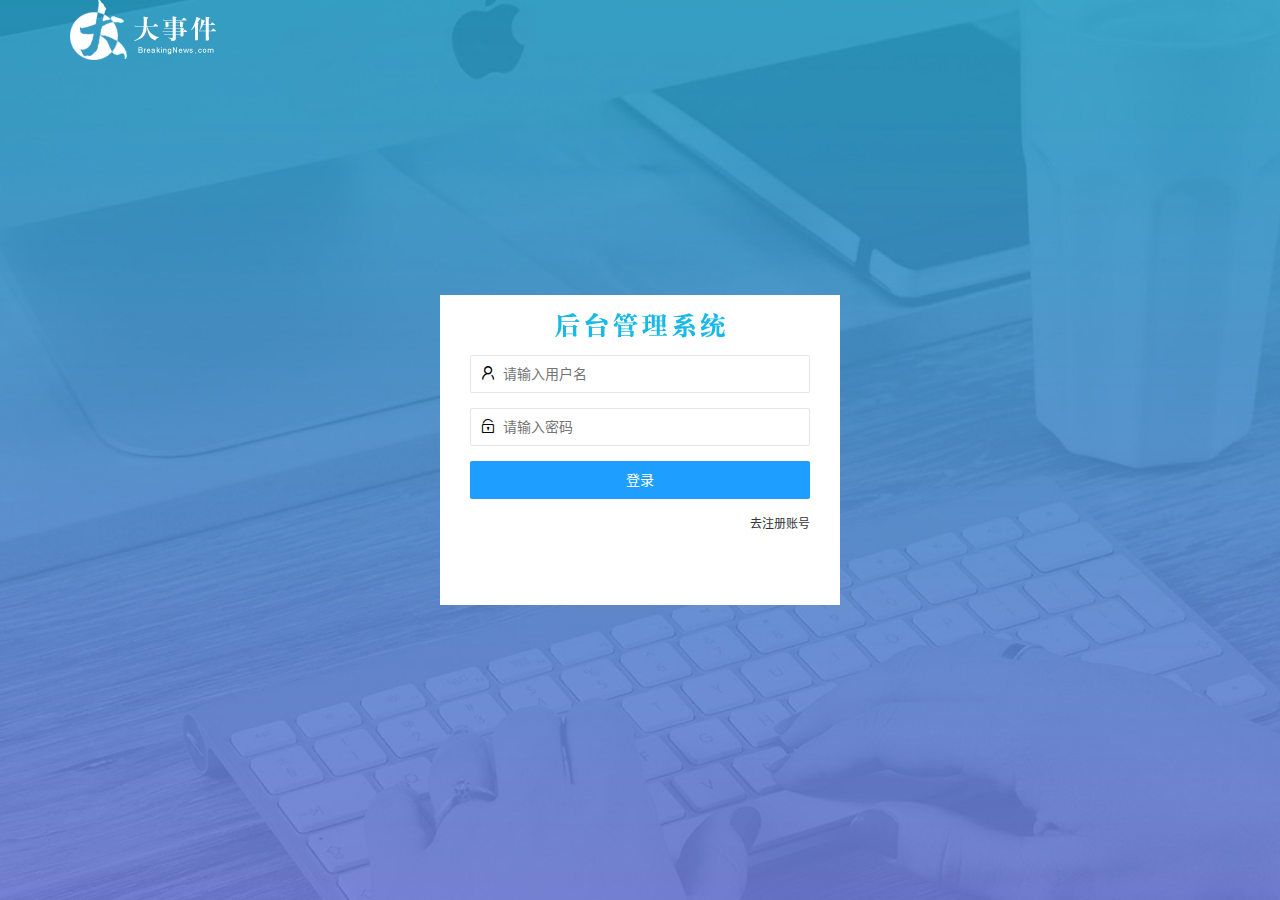
<file: login.html>
<!DOCTYPE html>
<html lang="zh-CN">

<head>
    <meta charset="UTF-8">
    <meta http-equiv="X-UA-Compatible" content="IE=edge">
    <meta name="viewport" content="width=device-width, initial-scale=1.0">
    <title>大事件-登录/注册</title>
    <!-- 导入layui样式表 -->
    <link rel="stylesheet" href="/assets/lib/layui/css/layui.css">
    <!-- 导入自己的样式表 -->
    <link rel="stylesheet" href="./assets/css/login.css">
</head>

<body>
    <!-- 头部logo区域 -->
    <div class="layui-main">
        <img src="/assets/images/logo.png" alt="">
    </div>


    <!-- 登录注册区域 -->
    <div class="loginAndRegBox">
        <div class="title-box"></div>
        <!-- 登录div -->
        <div class="login-box">
            <!-- 登录的表单 -->
            <form class="layui-form" id="form_login">
                <!-- 用户名 -->
                <div class="layui-form-item">
                    <i class="layui-icon layui-icon-username"></i>
                    <input type="text" name="username" required lay-verify="required" placeholder="请输入用户名"
                        autocomplete="off" class="layui-input" />
                </div>
                <!-- 密码 -->
                <div class="layui-form-item">
                    <i class="layui-icon layui-icon-password"></i>
                    <input type="password" name="password" required lay-verify="required|pwd" placeholder="请输入密码"
                        autocomplete="off" class="layui-input" />
                </div>
                <!-- 登录按钮 -->
                <div class="layui-form-item">
                    <!-- 注意：表单提交按钮和普通按钮的区别，就是 lay-submit 属性 -->
                    <button class="layui-btn layui-btn-fluid layui-btn-normal" lay-submit>登录</button>
                </div>
                <div class="layui-form-item links">
                    <a href="javascript:;" id="link_reg">去注册账号</a>
                </div>
            </form>
        </div>
        <!-- 注册div -->
        <div class="reg-box">
            <!-- 注册的表单 -->
            <form class="layui-form" id="form_reg">
                <!-- 用户名 -->
                <div class="layui-form-item">
                    <i class="layui-icon layui-icon-username"></i>
                    <input type="text" name="username" required lay-verify="required" placeholder="请输入用户名"
                        autocomplete="off" class="layui-input" />
                </div>
                <!-- 密码 -->
                <div class="layui-form-item">
                    <i class="layui-icon layui-icon-password"></i>
                    <input type="password" name="password" required lay-verify="required|pwd" placeholder="请输入密码"
                        autocomplete="off" class="layui-input" />
                </div>
                <!-- 确认密码 -->
                <div class="layui-form-item">
                    <i class="layui-icon layui-icon-password"></i>
                    <input type="password" name="repassword" required lay-verify="required|pwd|repwd"
                        placeholder="请再次输入密码" autocomplete="off" class="layui-input" />
                </div>
                <!-- 注册按钮 -->
                <div class="layui-form-item">
                    <!-- 注意：表单提交按钮和普通按钮的区别，就是 lay-submit 属性 -->
                    <button class="layui-btn layui-btn-fluid layui-btn-normal" lay-submit>注册</button>
                </div>
                <div class="layui-form-item links">
                    <a href="javascript:;" id="link_login">去登录</a>
                </div>
            </form>
        </div>
    </div>



    <!-- 导入layui的js文件 -->
    <script src="/assets/lib/layui/layui.all.js"></script>
    <!-- 导入jQuery -->
    <script src="/assets/lib/jquery.js"></script>
    <!-- 导入自己封装的 baseAPI js -->
    <script src="/assets/js/baseAPI.js"></script>
    <!-- 导入自己的js -->
    <script src="/assets/js/login.js"></script>
</body>

</html>
</file>
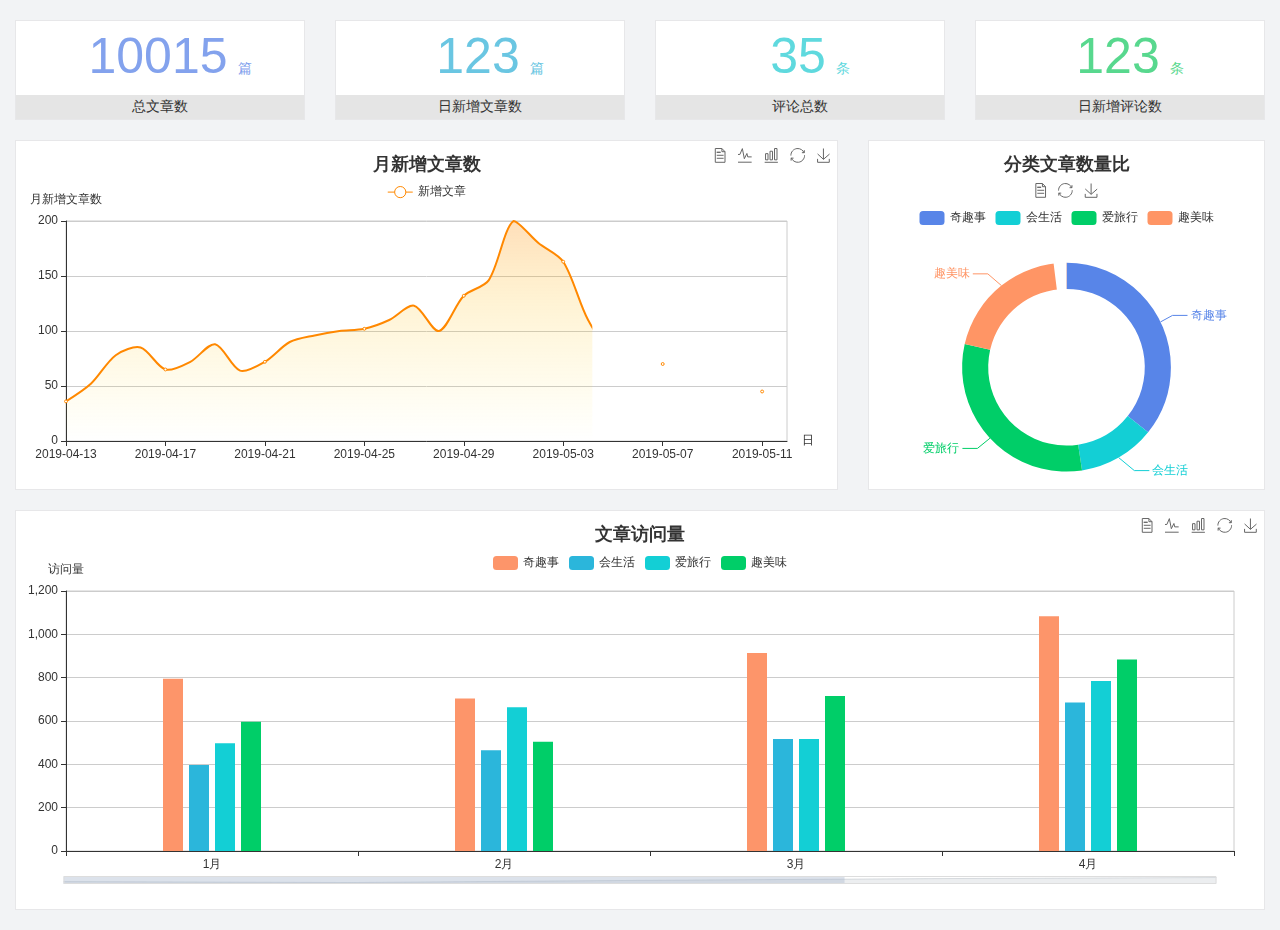
<file: home/dashboard.html>
<!DOCTYPE html>
<html lang="en">

<head>
  <meta charset="UTF-8">
  <meta name="viewport" content="width=device-width, initial-scale=1.0">
  <meta http-equiv="X-UA-Compatible" content="ie=edge">
  <title>图表统计</title>
  <link rel="stylesheet" href="../../assets/lib/bootstrap.css" />
  <link rel="stylesheet" href="../../assets/lib/main.css" />
  <script src="../../assets/lib/jquery.js"></script>
  <script type="text/javascript" src="../../assets/lib/echarts.min.js"></script>
</head>

<body>
  <div class="container-fluid">
    <div class="row spannel_list">
      <div class="col-sm-3 col-xs-6">
        <div class="spannel">
          <em>10015</em><span>篇</span>
          <b>总文章数</b>
        </div>
      </div>
      <div class="col-sm-3 col-xs-6">
        <div class="spannel scolor01">
          <em>123</em><span>篇</span>
          <b>日新增文章数</b>
        </div>
      </div>
      <div class="col-sm-3 col-xs-6">
        <div class="spannel scolor02">
          <em>35</em><span>条</span>
          <b>评论总数</b>
        </div>
      </div>
      <div class="col-sm-3 col-xs-6">
        <div class="spannel scolor03">
          <em>123</em><span>条</span>
          <b>日新增评论数</b>
        </div>
      </div>
    </div>
  </div>

  <div class="container-fluid">
    <div class="row curve-pie">
      <div class="col-lg-8 col-md-8">
        <div class="gragh_pannel" id="curve_show"></div>
      </div>
      <div class="col-lg-4 col-md-4">
        <div class="gragh_pannel" id="pie_show"></div>
      </div>
    </div>
  </div>

  <div class="container-fluid">
    <div class="column_pannel" id="column_show"></div>
  </div>

  <script>
    var oChart = echarts.init(document.getElementById('curve_show'));
    var aList_all = [
      { 'count': 36, 'date': '2019-04-13' },
      { 'count': 52, 'date': '2019-04-14' },
      { 'count': 78, 'date': '2019-04-15' },
      { 'count': 85, 'date': '2019-04-16' },
      { 'count': 65, 'date': '2019-04-17' },
      { 'count': 72, 'date': '2019-04-18' },
      { 'count': 88, 'date': '2019-04-19' },
      { 'count': 64, 'date': '2019-04-20' },
      { 'count': 72, 'date': '2019-04-21' },
      { 'count': 90, 'date': '2019-04-22' },
      { 'count': 96, 'date': '2019-04-23' },
      { 'count': 100, 'date': '2019-04-24' },
      { 'count': 102, 'date': '2019-04-25' },
      { 'count': 110, 'date': '2019-04-26' },
      { 'count': 123, 'date': '2019-04-27' },
      { 'count': 100, 'date': '2019-04-28' },
      { 'count': 132, 'date': '2019-04-29' },
      { 'count': 146, 'date': '2019-04-30' },
      { 'count': 200, 'date': '2019-05-01' },
      { 'count': 180, 'date': '2019-05-02' },
      { 'count': 163, 'date': '2019-05-03' },
      { 'count': 110, 'date': '2019-05-04' },
      { 'count': 80, 'date': '2019-05-05' },
      { 'count': 82, 'date': '2019-05-06' },
      { 'count': 70, 'date': '2019-05-07' },
      { 'count': 65, 'date': '2019-05-08' },
      { 'count': 54, 'date': '2019-05-09' },
      { 'count': 40, 'date': '2019-05-10' },
      { 'count': 45, 'date': '2019-05-11' },
      { 'count': 38, 'date': '2019-05-12' },
    ];

    let aCount = [];
    let aDate = [];

    for (var i = 0; i < aList_all.length; i++) {
      aCount.push(aList_all[i].count);
      aDate.push(aList_all[i].date);
    }

    var chartopt = {
      title: {
        text: '月新增文章数',
        left: 'center',
        top: '10'
      },
      tooltip: {
        trigger: 'axis'
      },
      legend: {
        data: ['新增文章'],
        top: '40'
      },
      toolbox: {
        show: true,
        feature: {
          mark: { show: true },
          dataView: { show: true, readOnly: false },
          magicType: { show: true, type: ['line', 'bar'] },
          restore: { show: true },
          saveAsImage: { show: true }
        }
      },
      calculable: true,
      xAxis: [
        {
          name: '日',
          type: 'category',
          boundaryGap: false,
          data: aDate
        }
      ],
      yAxis: [
        {
          name: '月新增文章数',
          type: 'value'
        }
      ],
      series: [
        {
          name: '新增文章',
          type: 'line',
          smooth: true,
          itemStyle: { normal: { areaStyle: { type: 'default' }, color: '#f80' }, lineStyle: { color: '#f80' } },
          data: aCount
        }],
      areaStyle: {
        normal: {
          color: new echarts.graphic.LinearGradient(0, 0, 0, 1, [{
            offset: 0,
            color: 'rgba(255,136,0,0.39)'
          }, {
            offset: .34,
            color: 'rgba(255,180,0,0.25)'
          }, {
            offset: 1,
            color: 'rgba(255,222,0,0.00)'
          }])

        }
      },
      grid: {
        show: true,
        x: 50,
        x2: 50,
        y: 80,
        height: 220
      }
    };

    oChart.setOption(chartopt);


    var oPie = echarts.init(document.getElementById('pie_show'));
    var oPieopt =
    {
      title: {
        top: 10,
        text: '分类文章数量比',
        x: 'center'
      },
      tooltip: {
        trigger: 'item',
        formatter: "{a} <br/>{b} : {c} ({d}%)"
      },
      color: ['#5885e8', '#13cfd5', '#00ce68', '#ff9565'],
      legend: {
        x: 'center',
        top: 65,
        data: ['奇趣事', '会生活', '爱旅行', '趣美味']
      },
      toolbox: {
        show: true,
        x: 'center',
        top: 35,
        feature: {
          mark: { show: true },
          dataView: { show: true, readOnly: false },
          magicType: {
            show: true,
            type: ['pie', 'funnel'],
            option: {
              funnel: {
                x: '25%',
                width: '50%',
                funnelAlign: 'left',
                max: 1548
              }
            }
          },
          restore: { show: true },
          saveAsImage: { show: true }
        }
      },
      calculable: true,
      series: [
        {
          name: '访问来源',
          type: 'pie',
          radius: ['45%', '60%'],
          center: ['50%', '65%'],
          data: [
            { value: 300, name: '奇趣事' },
            { value: 100, name: '会生活' },
            { value: 260, name: '爱旅行' },
            { value: 180, name: '趣美味' }
          ]
        }
      ]
    };
    oPie.setOption(oPieopt);



    var oColumn = this.echarts.init(document.getElementById('column_show'));
    var oColumnopt =
    {
      title: {
        text: '文章访问量',
        left: 'center',
        top: '10'
      },
      tooltip: {
        trigger: 'axis'
      },
      legend: {
        data: ['奇趣事', '会生活', '爱旅行', '趣美味'],
        top: '40'
      },
      toolbox: {
        show: true,
        feature: {
          mark: { show: true },
          dataView: { show: true, readOnly: false },
          magicType: { show: true, type: ['line', 'bar'] },
          restore: { show: true },
          saveAsImage: { show: true }
        }
      },
      calculable: true,
      xAxis: [
        {
          type: 'category',
          data: ['1月', '2月', '3月', '4月', '5月']
        }
      ],
      yAxis: [
        {
          name: '访问量',
          type: 'value'
        }
      ],
      series: [
        {
          name: '奇趣事',
          type: 'bar',
          barWidth: 20,
          itemStyle: {
            normal: { areaStyle: { type: 'default' }, color: '#fd956a' }
          },
          data: [800, 708, 920, 1090, 1200]
        },
        {
          name: '会生活',
          type: 'bar',
          barWidth: 20,
          itemStyle: {
            normal: { areaStyle: { type: 'default' }, color: '#2bb6db' }
          },
          data: [400, 468, 520, 690, 800]
        },
        {
          name: '爱旅行',
          type: 'bar',
          barWidth: 20,
          itemStyle: {
            normal: { areaStyle: { type: 'default' }, color: '#13cfd5' }
          },
          data: [500, 668, 520, 790, 900]
        },
        {
          name: '趣美味',
          type: 'bar',
          barWidth: 20,
          itemStyle: {
            normal: { areaStyle: { type: 'default' }, color: '#00ce68' }
          },
          data: [600, 508, 720, 890, 1000]
        }
      ],
      grid: {
        show: true,
        x: 50,
        x2: 30,
        y: 80,
        height: 260
      },
      dataZoom: [//给x轴设置滚动条
        {
          start: 0,//默认为0
          end: 100 - 1000 / 31,//默认为100
          type: 'slider',
          show: true,
          xAxisIndex: [0],
          handleSize: 0,//滑动条的 左右2个滑动条的大小
          height: 8,//组件高度
          left: 45, //左边的距离
          right: 50,//右边的距离
          bottom: 26,//右边的距离
          handleColor: '#ddd',//h滑动图标的颜色
          handleStyle: {
            borderColor: "#cacaca",
            borderWidth: "1",
            shadowBlur: 2,
            background: "#ddd",
            shadowColor: "#ddd",
          }
        }]
    };
    oColumn.setOption(oColumnopt);
  </script>
</body>

</html>
</file>
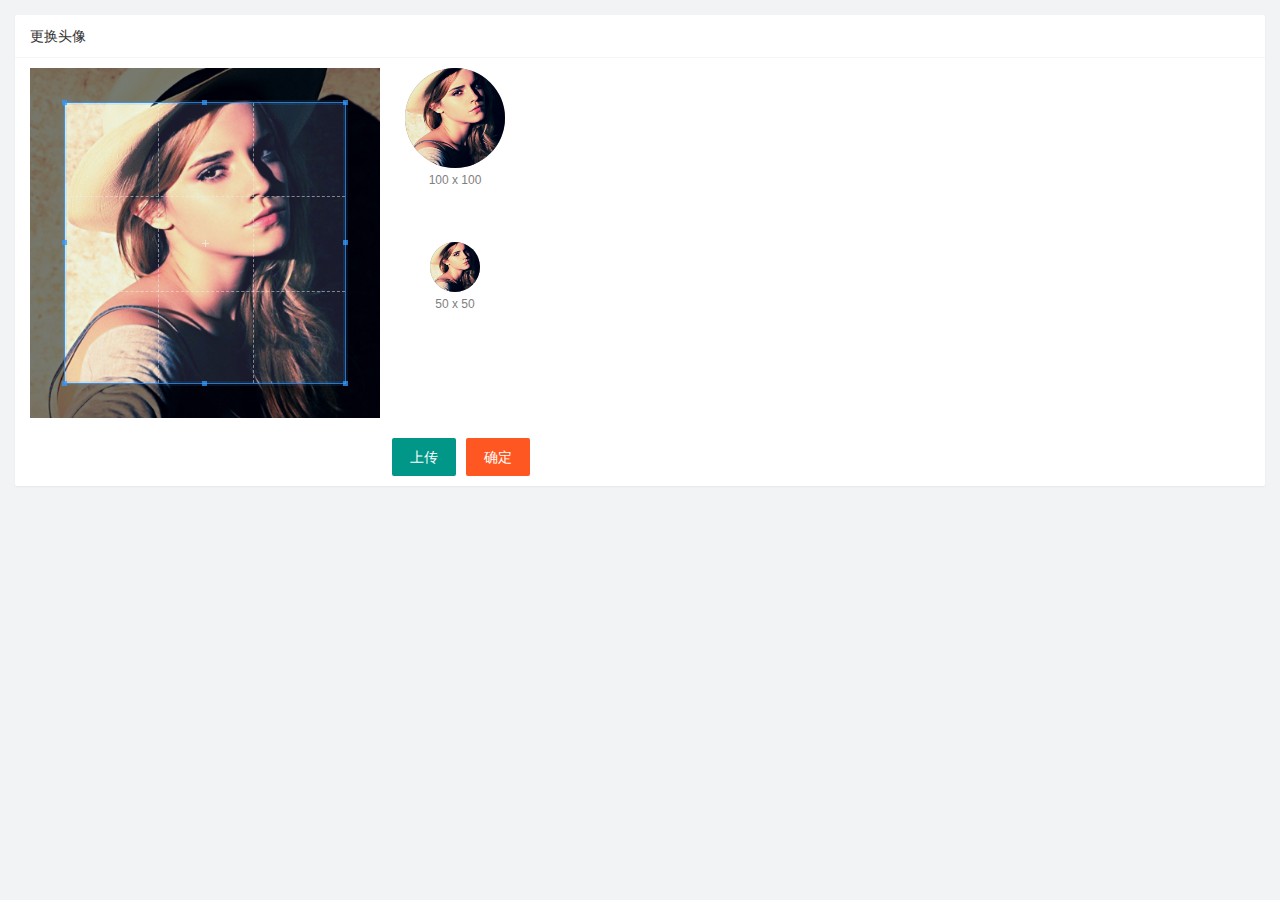
<file: user/user_avatar.html>
<!DOCTYPE html>
<html lang="en">

<head>
    <meta charset="UTF-8">
    <meta http-equiv="X-UA-Compatible" content="IE=edge">
    <meta name="viewport" content="width=device-width, initial-scale=1.0">
    <title>Document</title>
    <!-- 导入 layui 的样式表 -->
    <link rel="stylesheet" href="/assets/lib/layui/css/layui.css">
    <!-- 导入裁剪图片样式表 -->
    <link rel="stylesheet" href="/assets/lib/cropper/cropper.css">
    <!-- 导入 自己 的样式表 -->
    <link rel="stylesheet" href="/assets/css/user/user_avatar.css">
</head>

<body>
    <!-- 卡片区域 -->
    <div class="layui-card">
        <div class="layui-card-header">更换头像</div>
        <div class="layui-card-body">
            <!-- 第一行的图片裁剪和预览区域 -->
            <div class="row1">
                <!-- 图片裁剪区域 -->
                <div class="cropper-box">
                    <!-- 这个 img 标签很重要，将来会把它初始化为裁剪区域 -->
                    <img id="image" src="/assets/images/sample.jpg" />
                </div>
                <!-- 图片的预览区域 -->
                <div class="preview-box">
                    <div>
                        <!-- 宽高为 100px 的预览区域 -->
                        <div class="img-preview w100"></div>
                        <p class="size">100 x 100</p>
                    </div>
                    <div>
                        <!-- 宽高为 50px 的预览区域 -->
                        <div class="img-preview w50"></div>
                        <p class="size">50 x 50</p>
                    </div>
                </div>
            </div>

            <!-- 第二行的按钮区域 -->
            <div class="row2">
                <!-- 通过 accept 属性可以指定允许用户选择什么类型的文件 -->
                <input type="file" id="file" style="display: none;" accept="image/png,image/jpeg">
                <button type="button" class="layui-btn" id="btnChooseImage">上传</button>
                <button type="button" class="layui-btn layui-btn-danger" id="btnUpload">确定</button>
            </div>
        </div>
    </div>

    <script src="/assets/lib/layui/layui.all.js"></script>
    <!-- 导入裁剪图片的js脚本 -->
    <script src="/assets/lib/jquery.js"></script>
    <script src="/assets/lib/cropper/Cropper.js"></script>
    <script src="/assets/lib/cropper/jquery-cropper.js"></script>
    <script src="/assets/js/baseAPI.js"></script>
    <!-- 导入自己的js -->
    <script src="/assets/js/user/user_avatar.js"></script>
</body>

</html>
</file>
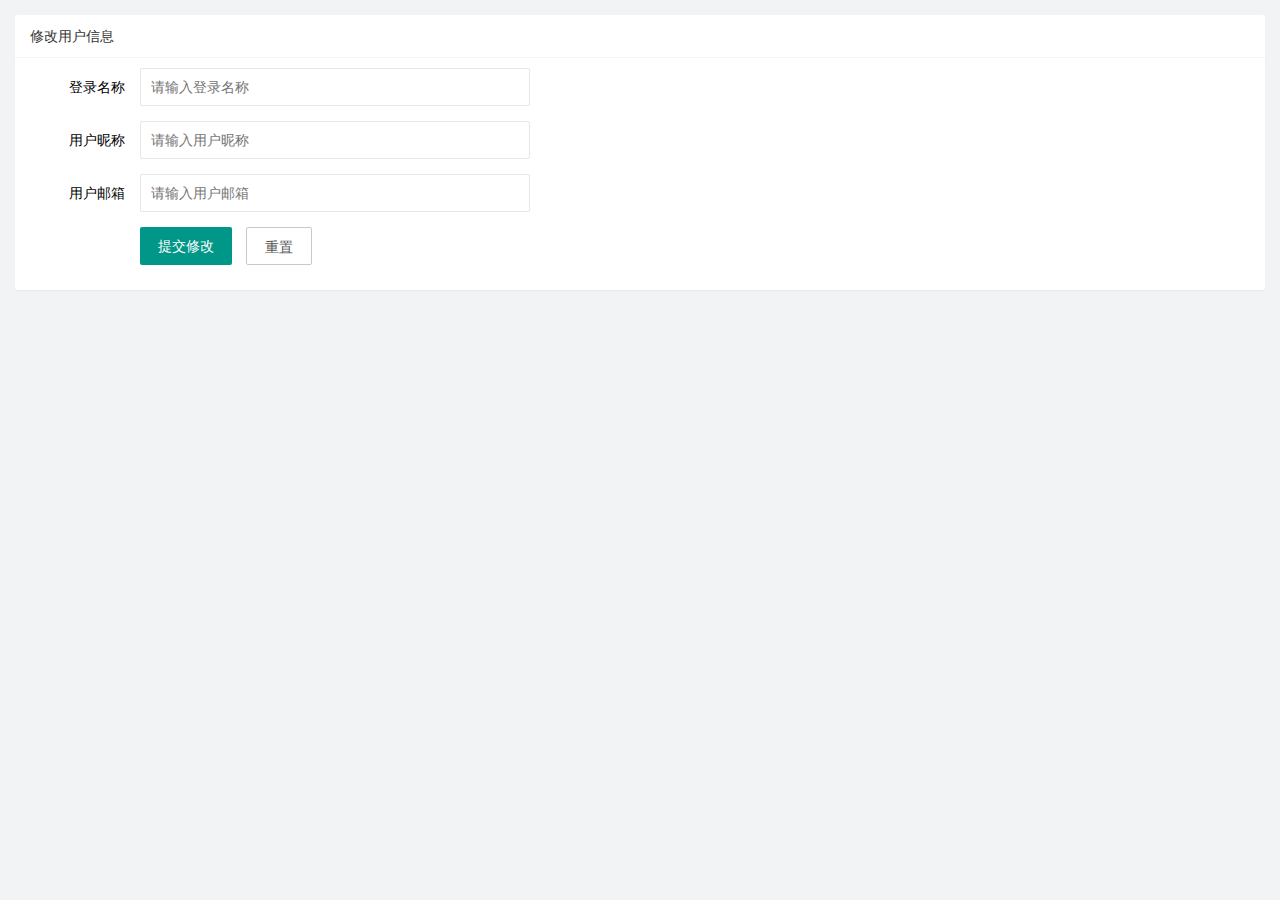
<file: user/user_info.html>
<!DOCTYPE html>
<html lang="en">

<head>
    <meta charset="UTF-8">
    <meta http-equiv="X-UA-Compatible" content="IE=edge">
    <meta name="viewport" content="width=device-width, initial-scale=1.0">
    <title>Document</title>
    <!-- 导入 layui 样式表 -->
    <link rel="stylesheet" href="/assets/lib/layui/css/layui.css">
    <!-- 导入自己的样式表 -->
    <link rel="stylesheet" href="/assets/css/user/user_info.css">
</head>

<body>
    <!-- 卡片区域 -->
    <div class="layui-card">
        <div class="layui-card-header">修改用户信息</div>
        <div class="layui-card-body">
            <!-- form 表单区域 -->
            <form class="layui-form" lay-filter="formUserInfo">
                <!-- 隐藏域 -->
                <input type="hidden" name="id" value="">
                <div class="layui-form-item">
                    <label class="layui-form-label">登录名称</label>
                    <div class="layui-input-block">
                        <input type="text" name="username" required lay-verify="required" placeholder="请输入登录名称"
                            autocomplete="off" class="layui-input" readonly>
                    </div>
                </div>
                <div class="layui-form-item">
                    <label class="layui-form-label">用户昵称</label>
                    <div class="layui-input-block">
                        <input type="text" name="nickname" required lay-verify="required|nickname" placeholder="请输入用户昵称"
                            autocomplete="off" class="layui-input">
                    </div>
                </div>
                <div class="layui-form-item">
                    <label class="layui-form-label">用户邮箱</label>
                    <div class="layui-input-block">
                        <input type="text" name="email" required lay-verify="required|email" placeholder="请输入用户邮箱"
                            autocomplete="off" class="layui-input">
                    </div>
                </div>
                <div class="layui-form-item">
                    <div class="layui-input-block">
                        <button class="layui-btn" lay-submit lay-filter="formDemo">提交修改</button>
                        <button type="reset" class="layui-btn layui-btn-primary" id="btnReset">重置</button>
                    </div>
                </div>
            </form>
        </div>
    </div>
    <!-- 导入 layui 的 js -->
    <script src="/assets/lib/layui/layui.all.js"></script>
    <!-- 导入 jquery.js -->
    <script src="/assets/lib/jquery.js"></script>
    <!-- 导入 baseAPI.js -->
    <script src="/assets/js/baseAPI.js"></script>
    <!-- 导入自己的 js -->
    <script src="/assets/js/user/user_info.js"></script>
</body>

</html>
</file>
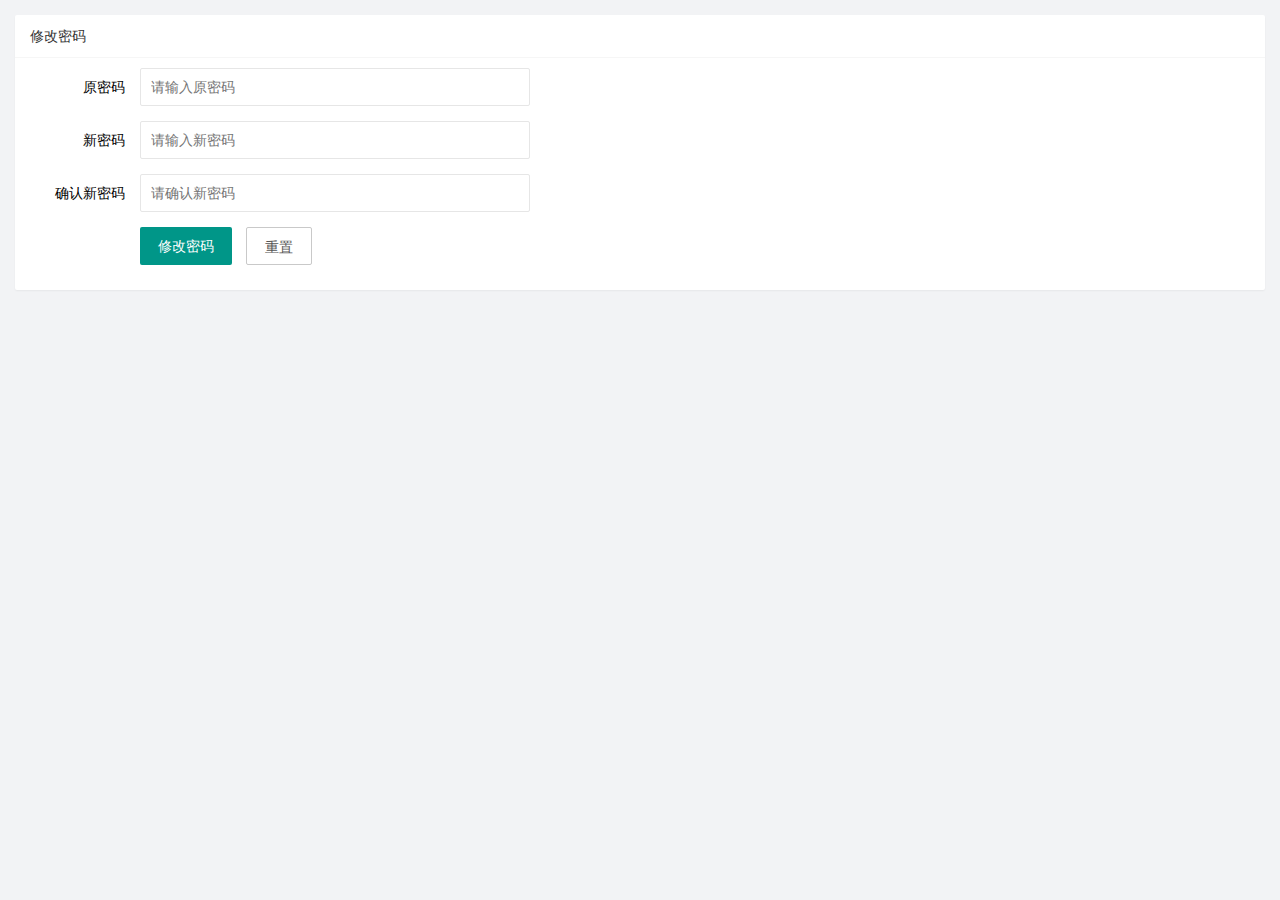
<file: user/user_pwd.html>
<!DOCTYPE html>
<html lang="en">

<head>
    <meta charset="UTF-8">
    <meta http-equiv="X-UA-Compatible" content="IE=edge">
    <meta name="viewport" content="width=device-width, initial-scale=1.0">
    <title>Document</title>
    <!-- 导入layui样式表 -->
    <link rel="stylesheet" href="/assets/lib/layui/css/layui.css">
    <!-- 导入自己的样式表 -->
    <link rel="stylesheet" href="/assets/css/user/user_pwd.css">
</head>

<body>
    <!-- 卡片区域 -->
    <div class="layui-card">
        <div class="layui-card-header">修改密码</div>
        <div class="layui-card-body">
            <!-- form 表单区域 -->
            <form class="layui-form" lay-filter="formUserInfo">
                <!-- 隐藏域 -->
                <input type="hidden" name="id" value="">
                <div class="layui-form-item">
                    <label class="layui-form-label">原密码</label>
                    <div class="layui-input-block">
                        <input type="password" name="oldPwd" required lay-verify="required|pwd" placeholder="请输入原密码"
                            autocomplete="off" class="layui-input">
                    </div>
                </div>
                <div class="layui-form-item">
                    <label class="layui-form-label">新密码</label>
                    <div class="layui-input-block">
                        <input type="password" name="newPwd" required lay-verify="required|pwd|samePwd"
                            placeholder="请输入新密码" autocomplete="off" class="layui-input">
                    </div>
                </div>
                <div class="layui-form-item">
                    <label class="layui-form-label">确认新密码</label>
                    <div class="layui-input-block">
                        <input type="password" name="rePwd" required lay-verify="required|pwd|rePwd"
                            placeholder="请确认新密码" autocomplete="off" class="layui-input">
                    </div>
                </div>
                <div class="layui-form-item">
                    <div class="layui-input-block">
                        <button class="layui-btn" lay-submit lay-filter="formDemo">修改密码</button>
                        <button type="reset" class="layui-btn layui-btn-primary" id="btnReset">重置</button>
                    </div>
                </div>
            </form>
        </div>
    </div>
    <!-- 导入 layui 的 js -->
    <script src="/assets/lib/layui/layui.all.js"></script>
    <!-- 导入 jquery.js -->
    <script src="/assets/lib/jquery.js"></script>
    <!-- 导入 baseAPI.js -->
    <script src="/assets/js/baseAPI.js"></script>
    <!-- 导入 自己的js -->
    <script src="/assets/js/user/user_pwd.js"></script>
</body>

</html>
</file>
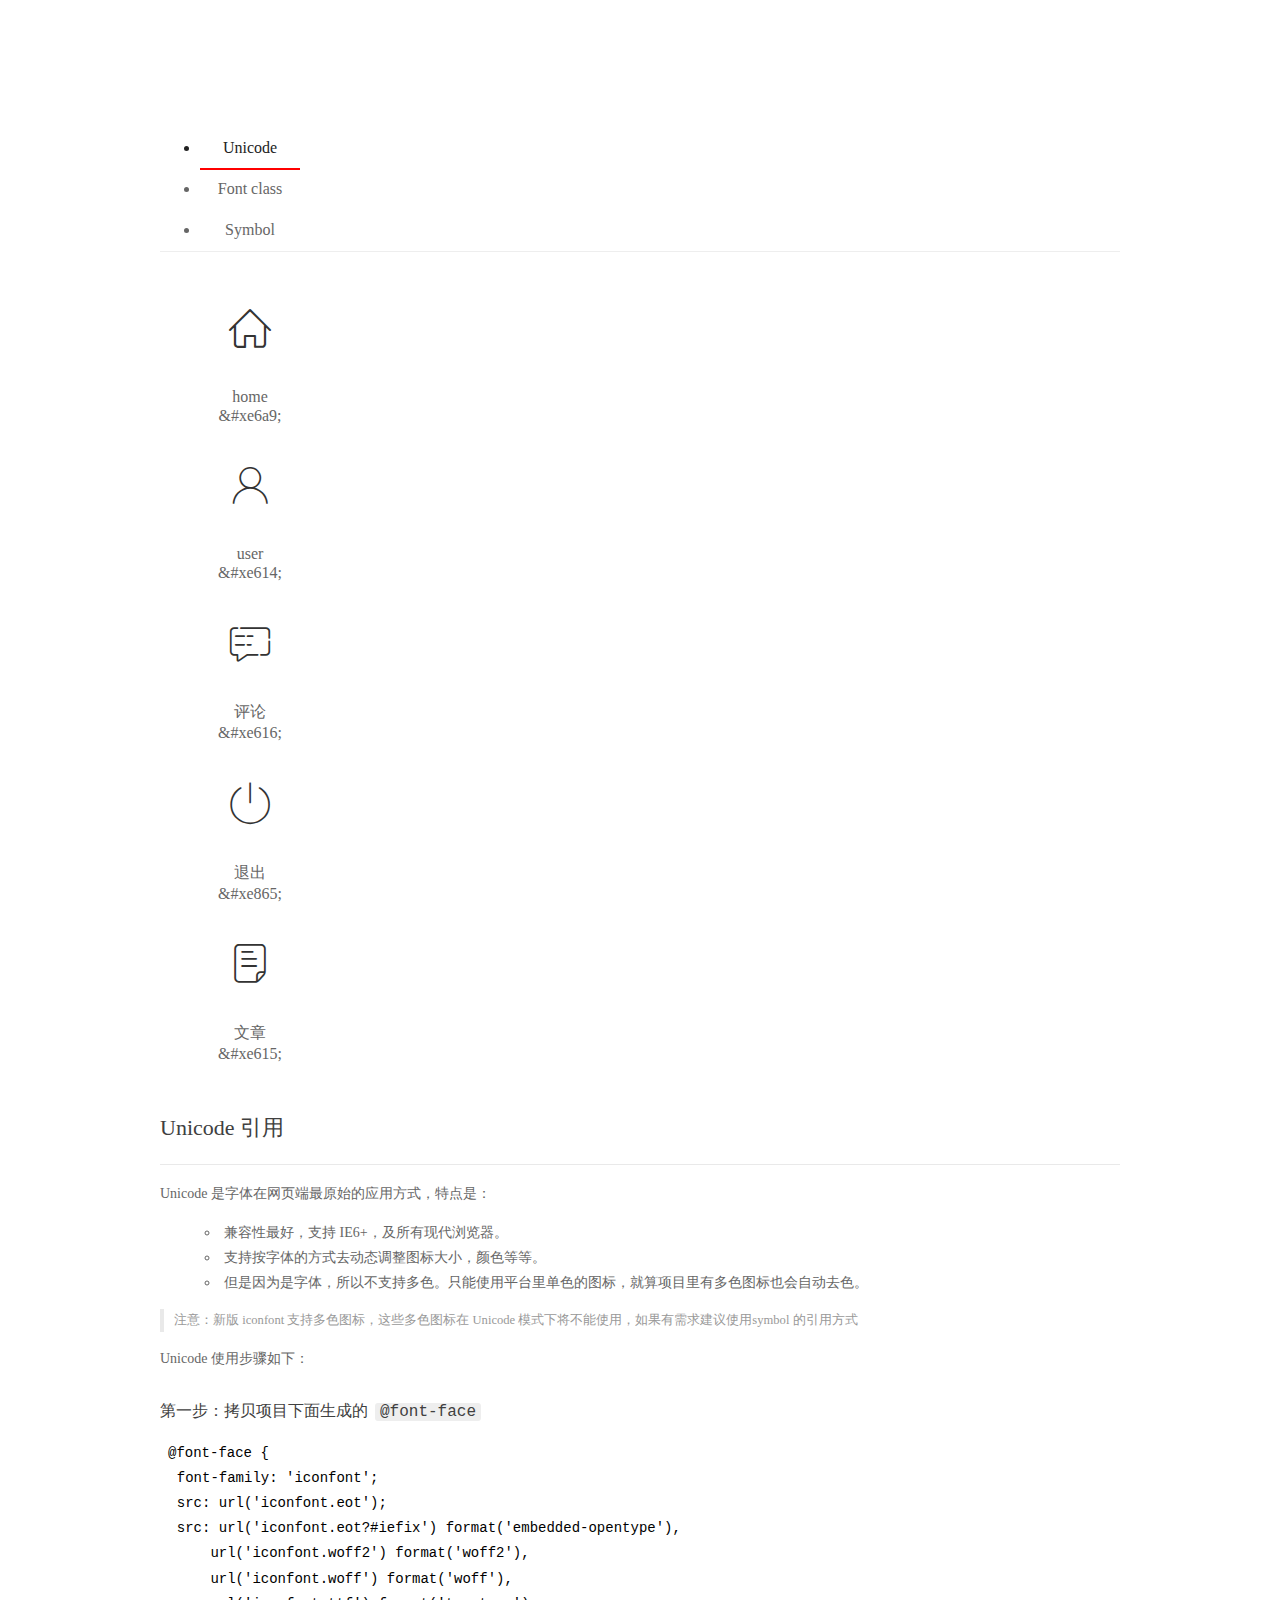
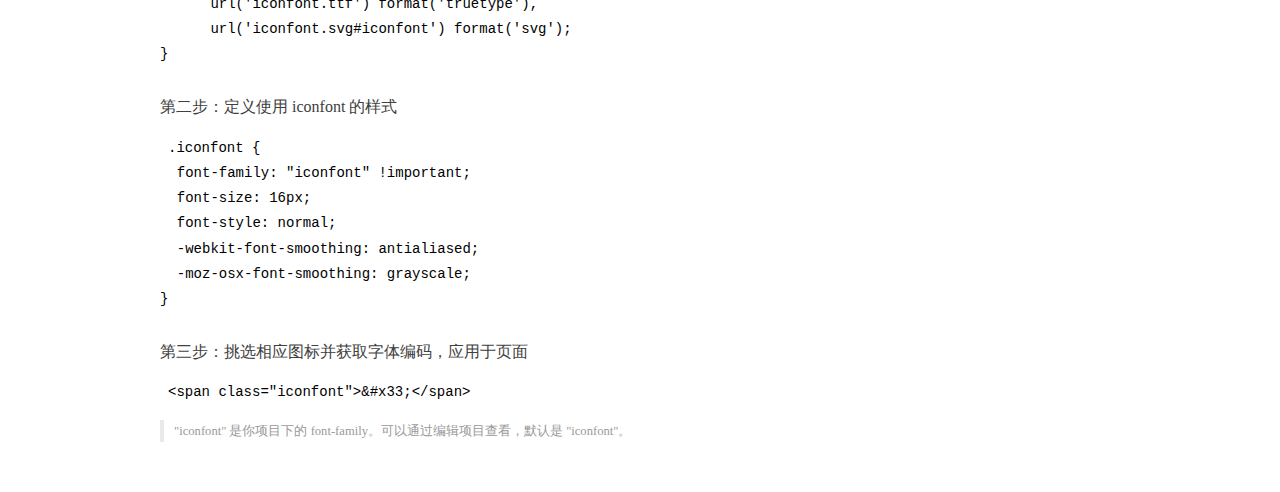
<file: assets/fonts/demo_index.html>
<!DOCTYPE html>
<html>
<head>
  <meta charset="utf-8"/>
  <title>IconFont Demo</title>
  <link rel="shortcut icon" href="https://gtms04.alicdn.com/tps/i4/TB1_oz6GVXXXXaFXpXXJDFnIXXX-64-64.ico" type="image/x-icon"/>
  <link rel="stylesheet" href="https://g.alicdn.com/thx/cube/1.3.2/cube.min.css">
  <link rel="stylesheet" href="demo.css">
  <link rel="stylesheet" href="iconfont.css">
  <script src="iconfont.js"></script>
  <!-- jQuery -->
  <script src="https://a1.alicdn.com/oss/uploads/2018/12/26/7bfddb60-08e8-11e9-9b04-53e73bb6408b.js"></script>
  <!-- 代码高亮 -->
  <script src="https://a1.alicdn.com/oss/uploads/2018/12/26/a3f714d0-08e6-11e9-8a15-ebf944d7534c.js"></script>
</head>
<body>
  <div class="main">
    <h1 class="logo"><a href="https://www.iconfont.cn/" title="iconfont 首页" target="_blank">&#xe86b;</a></h1>
    <div class="nav-tabs">
      <ul id="tabs" class="dib-box">
        <li class="dib active"><span>Unicode</span></li>
        <li class="dib"><span>Font class</span></li>
        <li class="dib"><span>Symbol</span></li>
      </ul>
      
    </div>
    <div class="tab-container">
      <div class="content unicode" style="display: block;">
          <ul class="icon_lists dib-box">
          
            <li class="dib">
              <span class="icon iconfont">&#xe6a9;</span>
                <div class="name">home</div>
                <div class="code-name">&amp;#xe6a9;</div>
              </li>
          
            <li class="dib">
              <span class="icon iconfont">&#xe614;</span>
                <div class="name">user</div>
                <div class="code-name">&amp;#xe614;</div>
              </li>
          
            <li class="dib">
              <span class="icon iconfont">&#xe616;</span>
                <div class="name">评论</div>
                <div class="code-name">&amp;#xe616;</div>
              </li>
          
            <li class="dib">
              <span class="icon iconfont">&#xe865;</span>
                <div class="name">退出</div>
                <div class="code-name">&amp;#xe865;</div>
              </li>
          
            <li class="dib">
              <span class="icon iconfont">&#xe615;</span>
                <div class="name">文章</div>
                <div class="code-name">&amp;#xe615;</div>
              </li>
          
          </ul>
          <div class="article markdown">
          <h2 id="unicode-">Unicode 引用</h2>
          <hr>

          <p>Unicode 是字体在网页端最原始的应用方式，特点是：</p>
          <ul>
            <li>兼容性最好，支持 IE6+，及所有现代浏览器。</li>
            <li>支持按字体的方式去动态调整图标大小，颜色等等。</li>
            <li>但是因为是字体，所以不支持多色。只能使用平台里单色的图标，就算项目里有多色图标也会自动去色。</li>
          </ul>
          <blockquote>
            <p>注意：新版 iconfont 支持多色图标，这些多色图标在 Unicode 模式下将不能使用，如果有需求建议使用symbol 的引用方式</p>
          </blockquote>
          <p>Unicode 使用步骤如下：</p>
          <h3 id="-font-face">第一步：拷贝项目下面生成的 <code>@font-face</code></h3>
<pre><code class="language-css"
>@font-face {
  font-family: 'iconfont';
  src: url('iconfont.eot');
  src: url('iconfont.eot?#iefix') format('embedded-opentype'),
      url('iconfont.woff2') format('woff2'),
      url('iconfont.woff') format('woff'),
      url('iconfont.ttf') format('truetype'),
      url('iconfont.svg#iconfont') format('svg');
}
</code></pre>
          <h3 id="-iconfont-">第二步：定义使用 iconfont 的样式</h3>
<pre><code class="language-css"
>.iconfont {
  font-family: "iconfont" !important;
  font-size: 16px;
  font-style: normal;
  -webkit-font-smoothing: antialiased;
  -moz-osx-font-smoothing: grayscale;
}
</code></pre>
          <h3 id="-">第三步：挑选相应图标并获取字体编码，应用于页面</h3>
<pre>
<code class="language-html"
>&lt;span class="iconfont"&gt;&amp;#x33;&lt;/span&gt;
</code></pre>
          <blockquote>
            <p>"iconfont" 是你项目下的 font-family。可以通过编辑项目查看，默认是 "iconfont"。</p>
          </blockquote>
          </div>
      </div>
      <div class="content font-class">
        <ul class="icon_lists dib-box">
          
          <li class="dib">
            <span class="icon iconfont icon-home"></span>
            <div class="name">
              home
            </div>
            <div class="code-name">.icon-home
            </div>
          </li>
          
          <li class="dib">
            <span class="icon iconfont icon-user"></span>
            <div class="name">
              user
            </div>
            <div class="code-name">.icon-user
            </div>
          </li>
          
          <li class="dib">
            <span class="icon iconfont icon-pinglun"></span>
            <div class="name">
              评论
            </div>
            <div class="code-name">.icon-pinglun
            </div>
          </li>
          
          <li class="dib">
            <span class="icon iconfont icon-tuichu"></span>
            <div class="name">
              退出
            </div>
            <div class="code-name">.icon-tuichu
            </div>
          </li>
          
          <li class="dib">
            <span class="icon iconfont icon-16"></span>
            <div class="name">
              文章
            </div>
            <div class="code-name">.icon-16
            </div>
          </li>
          
        </ul>
        <div class="article markdown">
        <h2 id="font-class-">font-class 引用</h2>
        <hr>

        <p>font-class 是 Unicode 使用方式的一种变种，主要是解决 Unicode 书写不直观，语意不明确的问题。</p>
        <p>与 Unicode 使用方式相比，具有如下特点：</p>
        <ul>
          <li>兼容性良好，支持 IE8+，及所有现代浏览器。</li>
          <li>相比于 Unicode 语意明确，书写更直观。可以很容易分辨这个 icon 是什么。</li>
          <li>因为使用 class 来定义图标，所以当要替换图标时，只需要修改 class 里面的 Unicode 引用。</li>
          <li>不过因为本质上还是使用的字体，所以多色图标还是不支持的。</li>
        </ul>
        <p>使用步骤如下：</p>
        <h3 id="-fontclass-">第一步：引入项目下面生成的 fontclass 代码：</h3>
<pre><code class="language-html">&lt;link rel="stylesheet" href="./iconfont.css"&gt;
</code></pre>
        <h3 id="-">第二步：挑选相应图标并获取类名，应用于页面：</h3>
<pre><code class="language-html">&lt;span class="iconfont icon-xxx"&gt;&lt;/span&gt;
</code></pre>
        <blockquote>
          <p>"
            iconfont" 是你项目下的 font-family。可以通过编辑项目查看，默认是 "iconfont"。</p>
        </blockquote>
      </div>
      </div>
      <div class="content symbol">
          <ul class="icon_lists dib-box">
          
            <li class="dib">
                <svg class="icon svg-icon" aria-hidden="true">
                  <use xlink:href="#icon-home"></use>
                </svg>
                <div class="name">home</div>
                <div class="code-name">#icon-home</div>
            </li>
          
            <li class="dib">
                <svg class="icon svg-icon" aria-hidden="true">
                  <use xlink:href="#icon-user"></use>
                </svg>
                <div class="name">user</div>
                <div class="code-name">#icon-user</div>
            </li>
          
            <li class="dib">
                <svg class="icon svg-icon" aria-hidden="true">
                  <use xlink:href="#icon-pinglun"></use>
                </svg>
                <div class="name">评论</div>
                <div class="code-name">#icon-pinglun</div>
            </li>
          
            <li class="dib">
                <svg class="icon svg-icon" aria-hidden="true">
                  <use xlink:href="#icon-tuichu"></use>
                </svg>
                <div class="name">退出</div>
                <div class="code-name">#icon-tuichu</div>
            </li>
          
            <li class="dib">
                <svg class="icon svg-icon" aria-hidden="true">
                  <use xlink:href="#icon-16"></use>
                </svg>
                <div class="name">文章</div>
                <div class="code-name">#icon-16</div>
            </li>
          
          </ul>
          <div class="article markdown">
          <h2 id="symbol-">Symbol 引用</h2>
          <hr>

          <p>这是一种全新的使用方式，应该说这才是未来的主流，也是平台目前推荐的用法。相关介绍可以参考这篇<a href="">文章</a>
            这种用法其实是做了一个 SVG 的集合，与另外两种相比具有如下特点：</p>
          <ul>
            <li>支持多色图标了，不再受单色限制。</li>
            <li>通过一些技巧，支持像字体那样，通过 <code>font-size</code>, <code>color</code> 来调整样式。</li>
            <li>兼容性较差，支持 IE9+，及现代浏览器。</li>
            <li>浏览器渲染 SVG 的性能一般，还不如 png。</li>
          </ul>
          <p>使用步骤如下：</p>
          <h3 id="-symbol-">第一步：引入项目下面生成的 symbol 代码：</h3>
<pre><code class="language-html">&lt;script src="./iconfont.js"&gt;&lt;/script&gt;
</code></pre>
          <h3 id="-css-">第二步：加入通用 CSS 代码（引入一次就行）：</h3>
<pre><code class="language-html">&lt;style&gt;
.icon {
  width: 1em;
  height: 1em;
  vertical-align: -0.15em;
  fill: currentColor;
  overflow: hidden;
}
&lt;/style&gt;
</code></pre>
          <h3 id="-">第三步：挑选相应图标并获取类名，应用于页面：</h3>
<pre><code class="language-html">&lt;svg class="icon" aria-hidden="true"&gt;
  &lt;use xlink:href="#icon-xxx"&gt;&lt;/use&gt;
&lt;/svg&gt;
</code></pre>
          </div>
      </div>

    </div>
  </div>
  <script>
  $(document).ready(function () {
      $('.tab-container .content:first').show()

      $('#tabs li').click(function (e) {
        var tabContent = $('.tab-container .content')
        var index = $(this).index()

        if ($(this).hasClass('active')) {
          return
        } else {
          $('#tabs li').removeClass('active')
          $(this).addClass('active')

          tabContent.hide().eq(index).fadeIn()
        }
      })
    })
  </script>
</body>
</html>
</file>
<file: assets/lib/layui/css/layui.css>
/** layui-v2.5.5 MIT License By https://www.layui.com */
 .layui-inline,img{display:inline-block;vertical-align:middle}h1,h2,h3,h4,h5,h6{font-weight:400}.layui-edge,.layui-header,.layui-inline,.layui-main{position:relative}.layui-body,.layui-edge,.layui-elip{overflow:hidden}.layui-btn,.layui-edge,.layui-inline,img{vertical-align:middle}.layui-btn,.layui-disabled,.layui-icon,.layui-unselect{-moz-user-select:none;-webkit-user-select:none;-ms-user-select:none}.layui-elip,.layui-form-checkbox span,.layui-form-pane .layui-form-label{text-overflow:ellipsis;white-space:nowrap}.layui-breadcrumb,.layui-tree-btnGroup{visibility:hidden}blockquote,body,button,dd,div,dl,dt,form,h1,h2,h3,h4,h5,h6,input,li,ol,p,pre,td,textarea,th,ul{margin:0;padding:0;-webkit-tap-highlight-color:rgba(0,0,0,0)}a:active,a:hover{outline:0}img{border:none}li{list-style:none}table{border-collapse:collapse;border-spacing:0}h4,h5,h6{font-size:100%}button,input,optgroup,option,select,textarea{font-family:inherit;font-size:inherit;font-style:inherit;font-weight:inherit;outline:0}pre{white-space:pre-wrap;white-space:-moz-pre-wrap;white-space:-pre-wrap;white-space:-o-pre-wrap;word-wrap:break-word}body{line-height:24px;font:14px Helvetica Neue,Helvetica,PingFang SC,Tahoma,Arial,sans-serif}hr{height:1px;margin:10px 0;border:0;clear:both}a{color:#333;text-decoration:none}a:hover{color:#777}a cite{font-style:normal;*cursor:pointer}.layui-border-box,.layui-border-box *{box-sizing:border-box}.layui-box,.layui-box *{box-sizing:content-box}.layui-clear{clear:both;*zoom:1}.layui-clear:after{content:'\20';clear:both;*zoom:1;display:block;height:0}.layui-inline{*display:inline;*zoom:1}.layui-edge{display:inline-block;width:0;height:0;border-width:6px;border-style:dashed;border-color:transparent}.layui-edge-top{top:-4px;border-bottom-color:#999;border-bottom-style:solid}.layui-edge-right{border-left-color:#999;border-left-style:solid}.layui-edge-bottom{top:2px;border-top-color:#999;border-top-style:solid}.layui-edge-left{border-right-color:#999;border-right-style:solid}.layui-disabled,.layui-disabled:hover{color:#d2d2d2!important;cursor:not-allowed!important}.layui-circle{border-radius:100%}.layui-show{display:block!important}.layui-hide{display:none!important}@font-face{font-family:layui-icon;src:url(../font/iconfont.eot?v=250);src:url(../font/iconfont.eot?v=250#iefix) format('embedded-opentype'),url(../font/iconfont.woff2?v=250) format('woff2'),url(../font/iconfont.woff?v=250) format('woff'),url(../font/iconfont.ttf?v=250) format('truetype'),url(../font/iconfont.svg?v=250#layui-icon) format('svg')}.layui-icon{font-family:layui-icon!important;font-size:16px;font-style:normal;-webkit-font-smoothing:antialiased;-moz-osx-font-smoothing:grayscale}.layui-icon-reply-fill:before{content:"\e611"}.layui-icon-set-fill:before{content:"\e614"}.layui-icon-menu-fill:before{content:"\e60f"}.layui-icon-search:before{content:"\e615"}.layui-icon-share:before{content:"\e641"}.layui-icon-set-sm:before{content:"\e620"}.layui-icon-engine:before{content:"\e628"}.layui-icon-close:before{content:"\1006"}.layui-icon-close-fill:before{content:"\1007"}.layui-icon-chart-screen:before{content:"\e629"}.layui-icon-star:before{content:"\e600"}.layui-icon-circle-dot:before{content:"\e617"}.layui-icon-chat:before{content:"\e606"}.layui-icon-release:before{content:"\e609"}.layui-icon-list:before{content:"\e60a"}.layui-icon-chart:before{content:"\e62c"}.layui-icon-ok-circle:before{content:"\1005"}.layui-icon-layim-theme:before{content:"\e61b"}.layui-icon-table:before{content:"\e62d"}.layui-icon-right:before{content:"\e602"}.layui-icon-left:before{content:"\e603"}.layui-icon-cart-simple:before{content:"\e698"}.layui-icon-face-cry:before{content:"\e69c"}.layui-icon-face-smile:before{content:"\e6af"}.layui-icon-survey:before{content:"\e6b2"}.layui-icon-tree:before{content:"\e62e"}.layui-icon-upload-circle:before{content:"\e62f"}.layui-icon-add-circle:before{content:"\e61f"}.layui-icon-download-circle:before{content:"\e601"}.layui-icon-templeate-1:before{content:"\e630"}.layui-icon-util:before{content:"\e631"}.layui-icon-face-surprised:before{content:"\e664"}.layui-icon-edit:before{content:"\e642"}.layui-icon-speaker:before{content:"\e645"}.layui-icon-down:before{content:"\e61a"}.layui-icon-file:before{content:"\e621"}.layui-icon-layouts:before{content:"\e632"}.layui-icon-rate-half:before{content:"\e6c9"}.layui-icon-add-circle-fine:before{content:"\e608"}.layui-icon-prev-circle:before{content:"\e633"}.layui-icon-read:before{content:"\e705"}.layui-icon-404:before{content:"\e61c"}.layui-icon-carousel:before{content:"\e634"}.layui-icon-help:before{content:"\e607"}.layui-icon-code-circle:before{content:"\e635"}.layui-icon-water:before{content:"\e636"}.layui-icon-username:before{content:"\e66f"}.layui-icon-find-fill:before{content:"\e670"}.layui-icon-about:before{content:"\e60b"}.layui-icon-location:before{content:"\e715"}.layui-icon-up:before{content:"\e619"}.layui-icon-pause:before{content:"\e651"}.layui-icon-date:before{content:"\e637"}.layui-icon-layim-uploadfile:before{content:"\e61d"}.layui-icon-delete:before{content:"\e640"}.layui-icon-play:before{content:"\e652"}.layui-icon-top:before{content:"\e604"}.layui-icon-friends:before{content:"\e612"}.layui-icon-refresh-3:before{content:"\e9aa"}.layui-icon-ok:before{content:"\e605"}.layui-icon-layer:before{content:"\e638"}.layui-icon-face-smile-fine:before{content:"\e60c"}.layui-icon-dollar:before{content:"\e659"}.layui-icon-group:before{content:"\e613"}.layui-icon-layim-download:before{content:"\e61e"}.layui-icon-picture-fine:before{content:"\e60d"}.layui-icon-link:before{content:"\e64c"}.layui-icon-diamond:before{content:"\e735"}.layui-icon-log:before{content:"\e60e"}.layui-icon-rate-solid:before{content:"\e67a"}.layui-icon-fonts-del:before{content:"\e64f"}.layui-icon-unlink:before{content:"\e64d"}.layui-icon-fonts-clear:before{content:"\e639"}.layui-icon-triangle-r:before{content:"\e623"}.layui-icon-circle:before{content:"\e63f"}.layui-icon-radio:before{content:"\e643"}.layui-icon-align-center:before{content:"\e647"}.layui-icon-align-right:before{content:"\e648"}.layui-icon-align-left:before{content:"\e649"}.layui-icon-loading-1:before{content:"\e63e"}.layui-icon-return:before{content:"\e65c"}.layui-icon-fonts-strong:before{content:"\e62b"}.layui-icon-upload:before{content:"\e67c"}.layui-icon-dialogue:before{content:"\e63a"}.layui-icon-video:before{content:"\e6ed"}.layui-icon-headset:before{content:"\e6fc"}.layui-icon-cellphone-fine:before{content:"\e63b"}.layui-icon-add-1:before{content:"\e654"}.layui-icon-face-smile-b:before{content:"\e650"}.layui-icon-fonts-html:before{content:"\e64b"}.layui-icon-form:before{content:"\e63c"}.layui-icon-cart:before{content:"\e657"}.layui-icon-camera-fill:before{content:"\e65d"}.layui-icon-tabs:before{content:"\e62a"}.layui-icon-fonts-code:before{content:"\e64e"}.layui-icon-fire:before{content:"\e756"}.layui-icon-set:before{content:"\e716"}.layui-icon-fonts-u:before{content:"\e646"}.layui-icon-triangle-d:before{content:"\e625"}.layui-icon-tips:before{content:"\e702"}.layui-icon-picture:before{content:"\e64a"}.layui-icon-more-vertical:before{content:"\e671"}.layui-icon-flag:before{content:"\e66c"}.layui-icon-loading:before{content:"\e63d"}.layui-icon-fonts-i:before{content:"\e644"}.layui-icon-refresh-1:before{content:"\e666"}.layui-icon-rmb:before{content:"\e65e"}.layui-icon-home:before{content:"\e68e"}.layui-icon-user:before{content:"\e770"}.layui-icon-notice:before{content:"\e667"}.layui-icon-login-weibo:before{content:"\e675"}.layui-icon-voice:before{content:"\e688"}.layui-icon-upload-drag:before{content:"\e681"}.layui-icon-login-qq:before{content:"\e676"}.layui-icon-snowflake:before{content:"\e6b1"}.layui-icon-file-b:before{content:"\e655"}.layui-icon-template:before{content:"\e663"}.layui-icon-auz:before{content:"\e672"}.layui-icon-console:before{content:"\e665"}.layui-icon-app:before{content:"\e653"}.layui-icon-prev:before{content:"\e65a"}.layui-icon-website:before{content:"\e7ae"}.layui-icon-next:before{content:"\e65b"}.layui-icon-component:before{content:"\e857"}.layui-icon-more:before{content:"\e65f"}.layui-icon-login-wechat:before{content:"\e677"}.layui-icon-shrink-right:before{content:"\e668"}.layui-icon-spread-left:before{content:"\e66b"}.layui-icon-camera:before{content:"\e660"}.layui-icon-note:before{content:"\e66e"}.layui-icon-refresh:before{content:"\e669"}.layui-icon-female:before{content:"\e661"}.layui-icon-male:before{content:"\e662"}.layui-icon-password:before{content:"\e673"}.layui-icon-senior:before{content:"\e674"}.layui-icon-theme:before{content:"\e66a"}.layui-icon-tread:before{content:"\e6c5"}.layui-icon-praise:before{content:"\e6c6"}.layui-icon-star-fill:before{content:"\e658"}.layui-icon-rate:before{content:"\e67b"}.layui-icon-template-1:before{content:"\e656"}.layui-icon-vercode:before{content:"\e679"}.layui-icon-cellphone:before{content:"\e678"}.layui-icon-screen-full:before{content:"\e622"}.layui-icon-screen-restore:before{content:"\e758"}.layui-icon-cols:before{content:"\e610"}.layui-icon-export:before{content:"\e67d"}.layui-icon-print:before{content:"\e66d"}.layui-icon-slider:before{content:"\e714"}.layui-icon-addition:before{content:"\e624"}.layui-icon-subtraction:before{content:"\e67e"}.layui-icon-service:before{content:"\e626"}.layui-icon-transfer:before{content:"\e691"}.layui-main{width:1140px;margin:0 auto}.layui-header{z-index:1000;height:60px}.layui-header a:hover{transition:all .5s;-webkit-transition:all .5s}.layui-side{position:fixed;left:0;top:0;bottom:0;z-index:999;width:200px;overflow-x:hidden}.layui-side-scroll{position:relative;width:220px;height:100%;overflow-x:hidden}.layui-body{position:absolute;left:200px;right:0;top:0;bottom:0;z-index:998;width:auto;overflow-y:auto;box-sizing:border-box}.layui-layout-body{overflow:hidden}.layui-layout-admin .layui-header{background-color:#23262E}.layui-layout-admin .layui-side{top:60px;width:200px;overflow-x:hidden}.layui-layout-admin .layui-body{position:fixed;top:60px;bottom:44px}.layui-layout-admin .layui-main{width:auto;margin:0 15px}.layui-layout-admin .layui-footer{position:fixed;left:200px;right:0;bottom:0;height:44px;line-height:44px;padding:0 15px;background-color:#eee}.layui-layout-admin .layui-logo{position:absolute;left:0;top:0;width:200px;height:100%;line-height:60px;text-align:center;color:#009688;font-size:16px}.layui-layout-admin .layui-header .layui-nav{background:0 0}.layui-layout-left{position:absolute!important;left:200px;top:0}.layui-layout-right{position:absolute!important;right:0;top:0}.layui-container{position:relative;margin:0 auto;padding:0 15px;box-sizing:border-box}.layui-fluid{position:relative;margin:0 auto;padding:0 15px}.layui-row:after,.layui-row:before{content:'';display:block;clear:both}.layui-col-lg1,.layui-col-lg10,.layui-col-lg11,.layui-col-lg12,.layui-col-lg2,.layui-col-lg3,.layui-col-lg4,.layui-col-lg5,.layui-col-lg6,.layui-col-lg7,.layui-col-lg8,.layui-col-lg9,.layui-col-md1,.layui-col-md10,.layui-col-md11,.layui-col-md12,.layui-col-md2,.layui-col-md3,.layui-col-md4,.layui-col-md5,.layui-col-md6,.layui-col-md7,.layui-col-md8,.layui-col-md9,.layui-col-sm1,.layui-col-sm10,.layui-col-sm11,.layui-col-sm12,.layui-col-sm2,.layui-col-sm3,.layui-col-sm4,.layui-col-sm5,.layui-col-sm6,.layui-col-sm7,.layui-col-sm8,.layui-col-sm9,.layui-col-xs1,.layui-col-xs10,.layui-col-xs11,.layui-col-xs12,.layui-col-xs2,.layui-col-xs3,.layui-col-xs4,.layui-col-xs5,.layui-col-xs6,.layui-col-xs7,.layui-col-xs8,.layui-col-xs9{position:relative;display:block;box-sizing:border-box}.layui-col-xs1,.layui-col-xs10,.layui-col-xs11,.layui-col-xs12,.layui-col-xs2,.layui-col-xs3,.layui-col-xs4,.layui-col-xs5,.layui-col-xs6,.layui-col-xs7,.layui-col-xs8,.layui-col-xs9{float:left}.layui-col-xs1{width:8.33333333%}.layui-col-xs2{width:16.66666667%}.layui-col-xs3{width:25%}.layui-col-xs4{width:33.33333333%}.layui-col-xs5{width:41.66666667%}.layui-col-xs6{width:50%}.layui-col-xs7{width:58.33333333%}.layui-col-xs8{width:66.66666667%}.layui-col-xs9{width:75%}.layui-col-xs10{width:83.33333333%}.layui-col-xs11{width:91.66666667%}.layui-col-xs12{width:100%}.layui-col-xs-offset1{margin-left:8.33333333%}.layui-col-xs-offset2{margin-left:16.66666667%}.layui-col-xs-offset3{margin-left:25%}.layui-col-xs-offset4{margin-left:33.33333333%}.layui-col-xs-offset5{margin-left:41.66666667%}.layui-col-xs-offset6{margin-left:50%}.layui-col-xs-offset7{margin-left:58.33333333%}.layui-col-xs-offset8{margin-left:66.66666667%}.layui-col-xs-offset9{margin-left:75%}.layui-col-xs-offset10{margin-left:83.33333333%}.layui-col-xs-offset11{margin-left:91.66666667%}.layui-col-xs-offset12{margin-left:100%}@media screen and (max-width:768px){.layui-hide-xs{display:none!important}.layui-show-xs-block{display:block!important}.layui-show-xs-inline{display:inline!important}.layui-show-xs-inline-block{display:inline-block!important}}@media screen and (min-width:768px){.layui-container{width:750px}.layui-hide-sm{display:none!important}.layui-show-sm-block{display:block!important}.layui-show-sm-inline{display:inline!important}.layui-show-sm-inline-block{display:inline-block!important}.layui-col-sm1,.layui-col-sm10,.layui-col-sm11,.layui-col-sm12,.layui-col-sm2,.layui-col-sm3,.layui-col-sm4,.layui-col-sm5,.layui-col-sm6,.layui-col-sm7,.layui-col-sm8,.layui-col-sm9{float:left}.layui-col-sm1{width:8.33333333%}.layui-col-sm2{width:16.66666667%}.layui-col-sm3{width:25%}.layui-col-sm4{width:33.33333333%}.layui-col-sm5{width:41.66666667%}.layui-col-sm6{width:50%}.layui-col-sm7{width:58.33333333%}.layui-col-sm8{width:66.66666667%}.layui-col-sm9{width:75%}.layui-col-sm10{width:83.33333333%}.layui-col-sm11{width:91.66666667%}.layui-col-sm12{width:100%}.layui-col-sm-offset1{margin-left:8.33333333%}.layui-col-sm-offset2{margin-left:16.66666667%}.layui-col-sm-offset3{margin-left:25%}.layui-col-sm-offset4{margin-left:33.33333333%}.layui-col-sm-offset5{margin-left:41.66666667%}.layui-col-sm-offset6{margin-left:50%}.layui-col-sm-offset7{margin-left:58.33333333%}.layui-col-sm-offset8{margin-left:66.66666667%}.layui-col-sm-offset9{margin-left:75%}.layui-col-sm-offset10{margin-left:83.33333333%}.layui-col-sm-offset11{margin-left:91.66666667%}.layui-col-sm-offset12{margin-left:100%}}@media screen and (min-width:992px){.layui-container{width:970px}.layui-hide-md{display:none!important}.layui-show-md-block{display:block!important}.layui-show-md-inline{display:inline!important}.layui-show-md-inline-block{display:inline-block!important}.layui-col-md1,.layui-col-md10,.layui-col-md11,.layui-col-md12,.layui-col-md2,.layui-col-md3,.layui-col-md4,.layui-col-md5,.layui-col-md6,.layui-col-md7,.layui-col-md8,.layui-col-md9{float:left}.layui-col-md1{width:8.33333333%}.layui-col-md2{width:16.66666667%}.layui-col-md3{width:25%}.layui-col-md4{width:33.33333333%}.layui-col-md5{width:41.66666667%}.layui-col-md6{width:50%}.layui-col-md7{width:58.33333333%}.layui-col-md8{width:66.66666667%}.layui-col-md9{width:75%}.layui-col-md10{width:83.33333333%}.layui-col-md11{width:91.66666667%}.layui-col-md12{width:100%}.layui-col-md-offset1{margin-left:8.33333333%}.layui-col-md-offset2{margin-left:16.66666667%}.layui-col-md-offset3{margin-left:25%}.layui-col-md-offset4{margin-left:33.33333333%}.layui-col-md-offset5{margin-left:41.66666667%}.layui-col-md-offset6{margin-left:50%}.layui-col-md-offset7{margin-left:58.33333333%}.layui-col-md-offset8{margin-left:66.66666667%}.layui-col-md-offset9{margin-left:75%}.layui-col-md-offset10{margin-left:83.33333333%}.layui-col-md-offset11{margin-left:91.66666667%}.layui-col-md-offset12{margin-left:100%}}@media screen and (min-width:1200px){.layui-container{width:1170px}.layui-hide-lg{display:none!important}.layui-show-lg-block{display:block!important}.layui-show-lg-inline{display:inline!important}.layui-show-lg-inline-block{display:inline-block!important}.layui-col-lg1,.layui-col-lg10,.layui-col-lg11,.layui-col-lg12,.layui-col-lg2,.layui-col-lg3,.layui-col-lg4,.layui-col-lg5,.layui-col-lg6,.layui-col-lg7,.layui-col-lg8,.layui-col-lg9{float:left}.layui-col-lg1{width:8.33333333%}.layui-col-lg2{width:16.66666667%}.layui-col-lg3{width:25%}.layui-col-lg4{width:33.33333333%}.layui-col-lg5{width:41.66666667%}.layui-col-lg6{width:50%}.layui-col-lg7{width:58.33333333%}.layui-col-lg8{width:66.66666667%}.layui-col-lg9{width:75%}.layui-col-lg10{width:83.33333333%}.layui-col-lg11{width:91.66666667%}.layui-col-lg12{width:100%}.layui-col-lg-offset1{margin-left:8.33333333%}.layui-col-lg-offset2{margin-left:16.66666667%}.layui-col-lg-offset3{margin-left:25%}.layui-col-lg-offset4{margin-left:33.33333333%}.layui-col-lg-offset5{margin-left:41.66666667%}.layui-col-lg-offset6{margin-left:50%}.layui-col-lg-offset7{margin-left:58.33333333%}.layui-col-lg-offset8{margin-left:66.66666667%}.layui-col-lg-offset9{margin-left:75%}.layui-col-lg-offset10{margin-left:83.33333333%}.layui-col-lg-offset11{margin-left:91.66666667%}.layui-col-lg-offset12{margin-left:100%}}.layui-col-space1{margin:-.5px}.layui-col-space1>*{padding:.5px}.layui-col-space3{margin:-1.5px}.layui-col-space3>*{padding:1.5px}.layui-col-space5{margin:-2.5px}.layui-col-space5>*{padding:2.5px}.layui-col-space8{margin:-3.5px}.layui-col-space8>*{padding:3.5px}.layui-col-space10{margin:-5px}.layui-col-space10>*{padding:5px}.layui-col-space12{margin:-6px}.layui-col-space12>*{padding:6px}.layui-col-space15{margin:-7.5px}.layui-col-space15>*{padding:7.5px}.layui-col-space18{margin:-9px}.layui-col-space18>*{padding:9px}.layui-col-space20{margin:-10px}.layui-col-space20>*{padding:10px}.layui-col-space22{margin:-11px}.layui-col-space22>*{padding:11px}.layui-col-space25{margin:-12.5px}.layui-col-space25>*{padding:12.5px}.layui-col-space30{margin:-15px}.layui-col-space30>*{padding:15px}.layui-btn,.layui-input,.layui-select,.layui-textarea,.layui-upload-button{outline:0;-webkit-appearance:none;transition:all .3s;-webkit-transition:all .3s;box-sizing:border-box}.layui-elem-quote{margin-bottom:10px;padding:15px;line-height:22px;border-left:5px solid #009688;border-radius:0 2px 2px 0;background-color:#f2f2f2}.layui-quote-nm{border-style:solid;border-width:1px 1px 1px 5px;background:0 0}.layui-elem-field{margin-bottom:10px;padding:0;border-width:1px;border-style:solid}.layui-elem-field legend{margin-left:20px;padding:0 10px;font-size:20px;font-weight:300}.layui-field-title{margin:10px 0 20px;border-width:1px 0 0}.layui-field-box{padding:10px 15px}.layui-field-title .layui-field-box{padding:10px 0}.layui-progress{position:relative;height:6px;border-radius:20px;background-color:#e2e2e2}.layui-progress-bar{position:absolute;left:0;top:0;width:0;max-width:100%;height:6px;border-radius:20px;text-align:right;background-color:#5FB878;transition:all .3s;-webkit-transition:all .3s}.layui-progress-big,.layui-progress-big .layui-progress-bar{height:18px;line-height:18px}.layui-progress-text{position:relative;top:-20px;line-height:18px;font-size:12px;color:#666}.layui-progress-big .layui-progress-text{position:static;padding:0 10px;color:#fff}.layui-collapse{border-width:1px;border-style:solid;border-radius:2px}.layui-colla-content,.layui-colla-item{border-top-width:1px;border-top-style:solid}.layui-colla-item:first-child{border-top:none}.layui-colla-title{position:relative;height:42px;line-height:42px;padding:0 15px 0 35px;color:#333;background-color:#f2f2f2;cursor:pointer;font-size:14px;overflow:hidden}.layui-colla-content{display:none;padding:10px 15px;line-height:22px;color:#666}.layui-colla-icon{position:absolute;left:15px;top:0;font-size:14px}.layui-card{margin-bottom:15px;border-radius:2px;background-color:#fff;box-shadow:0 1px 2px 0 rgba(0,0,0,.05)}.layui-card:last-child{margin-bottom:0}.layui-card-header{position:relative;height:42px;line-height:42px;padding:0 15px;border-bottom:1px solid #f6f6f6;color:#333;border-radius:2px 2px 0 0;font-size:14px}.layui-bg-black,.layui-bg-blue,.layui-bg-cyan,.layui-bg-green,.layui-bg-orange,.layui-bg-red{color:#fff!important}.layui-card-body{position:relative;padding:10px 15px;line-height:24px}.layui-card-body[pad15]{padding:15px}.layui-card-body[pad20]{padding:20px}.layui-card-body .layui-table{margin:5px 0}.layui-card .layui-tab{margin:0}.layui-panel-window{position:relative;padding:15px;border-radius:0;border-top:5px solid #E6E6E6;background-color:#fff}.layui-auxiliar-moving{position:fixed;left:0;right:0;top:0;bottom:0;width:100%;height:100%;background:0 0;z-index:9999999999}.layui-form-label,.layui-form-mid,.layui-form-select,.layui-input-block,.layui-input-inline,.layui-textarea{position:relative}.layui-bg-red{background-color:#FF5722!important}.layui-bg-orange{background-color:#FFB800!important}.layui-bg-green{background-color:#009688!important}.layui-bg-cyan{background-color:#2F4056!important}.layui-bg-blue{background-color:#1E9FFF!important}.layui-bg-black{background-color:#393D49!important}.layui-bg-gray{background-color:#eee!important;color:#666!important}.layui-badge-rim,.layui-colla-content,.layui-colla-item,.layui-collapse,.layui-elem-field,.layui-form-pane .layui-form-item[pane],.layui-form-pane .layui-form-label,.layui-input,.layui-layedit,.layui-layedit-tool,.layui-quote-nm,.layui-select,.layui-tab-bar,.layui-tab-card,.layui-tab-title,.layui-tab-title .layui-this:after,.layui-textarea{border-color:#e6e6e6}.layui-timeline-item:before,hr{background-color:#e6e6e6}.layui-text{line-height:22px;font-size:14px;color:#666}.layui-text h1,.layui-text h2,.layui-text h3{font-weight:500;color:#333}.layui-text h1{font-size:30px}.layui-text h2{font-size:24px}.layui-text h3{font-size:18px}.layui-text a:not(.layui-btn){color:#01AAED}.layui-text a:not(.layui-btn):hover{text-decoration:underline}.layui-text ul{padding:5px 0 5px 15px}.layui-text ul li{margin-top:5px;list-style-type:disc}.layui-text em,.layui-word-aux{color:#999!important;padding:0 5px!important}.layui-btn{display:inline-block;height:38px;line-height:38px;padding:0 18px;background-color:#009688;color:#fff;white-space:nowrap;text-align:center;font-size:14px;border:none;border-radius:2px;cursor:pointer}.layui-btn:hover{opacity:.8;filter:alpha(opacity=80);color:#fff}.layui-btn:active{opacity:1;filter:alpha(opacity=100)}.layui-btn+.layui-btn{margin-left:10px}.layui-btn-container{font-size:0}.layui-btn-container .layui-btn{margin-right:10px;margin-bottom:10px}.layui-btn-container .layui-btn+.layui-btn{margin-left:0}.layui-table .layui-btn-container .layui-btn{margin-bottom:9px}.layui-btn-radius{border-radius:100px}.layui-btn .layui-icon{margin-right:3px;font-size:18px;vertical-align:bottom;vertical-align:middle\9}.layui-btn-primary{border:1px solid #C9C9C9;background-color:#fff;color:#555}.layui-btn-primary:hover{border-color:#009688;color:#333}.layui-btn-normal{background-color:#1E9FFF}.layui-btn-warm{background-color:#FFB800}.layui-btn-danger{background-color:#FF5722}.layui-btn-checked{background-color:#5FB878}.layui-btn-disabled,.layui-btn-disabled:active,.layui-btn-disabled:hover{border:1px solid #e6e6e6;background-color:#FBFBFB;color:#C9C9C9;cursor:not-allowed;opacity:1}.layui-btn-lg{height:44px;line-height:44px;padding:0 25px;font-size:16px}.layui-btn-sm{height:30px;line-height:30px;padding:0 10px;font-size:12px}.layui-btn-sm i{font-size:16px!important}.layui-btn-xs{height:22px;line-height:22px;padding:0 5px;font-size:12px}.layui-btn-xs i{font-size:14px!important}.layui-btn-group{display:inline-block;vertical-align:middle;font-size:0}.layui-btn-group .layui-btn{margin-left:0!important;margin-right:0!important;border-left:1px solid rgba(255,255,255,.5);border-radius:0}.layui-btn-group .layui-btn-primary{border-left:none}.layui-btn-group .layui-btn-primary:hover{border-color:#C9C9C9;color:#009688}.layui-btn-group .layui-btn:first-child{border-left:none;border-radius:2px 0 0 2px}.layui-btn-group .layui-btn-primary:first-child{border-left:1px solid #c9c9c9}.layui-btn-group .layui-btn:last-child{border-radius:0 2px 2px 0}.layui-btn-group .layui-btn+.layui-btn{margin-left:0}.layui-btn-group+.layui-btn-group{margin-left:10px}.layui-btn-fluid{width:100%}.layui-input,.layui-select,.layui-textarea{height:38px;line-height:1.3;line-height:38px\9;border-width:1px;border-style:solid;background-color:#fff;border-radius:2px}.layui-input::-webkit-input-placeholder,.layui-select::-webkit-input-placeholder,.layui-textarea::-webkit-input-placeholder{line-height:1.3}.layui-input,.layui-textarea{display:block;width:100%;padding-left:10px}.layui-input:hover,.layui-textarea:hover{border-color:#D2D2D2!important}.layui-input:focus,.layui-textarea:focus{border-color:#C9C9C9!important}.layui-textarea{min-height:100px;height:auto;line-height:20px;padding:6px 10px;resize:vertical}.layui-select{padding:0 10px}.layui-form input[type=checkbox],.layui-form input[type=radio],.layui-form select{display:none}.layui-form [lay-ignore]{display:initial}.layui-form-item{margin-bottom:15px;clear:both;*zoom:1}.layui-form-item:after{content:'\20';clear:both;*zoom:1;display:block;height:0}.layui-form-label{float:left;display:block;padding:9px 15px;width:80px;font-weight:400;line-height:20px;text-align:right}.layui-form-label-col{display:block;float:none;padding:9px 0;line-height:20px;text-align:left}.layui-form-item .layui-inline{margin-bottom:5px;margin-right:10px}.layui-input-block{margin-left:110px;min-height:36px}.layui-input-inline{display:inline-block;vertical-align:middle}.layui-form-item .layui-input-inline{float:left;width:190px;margin-right:10px}.layui-form-text .layui-input-inline{width:auto}.layui-form-mid{float:left;display:block;padding:9px 0!important;line-height:20px;margin-right:10px}.layui-form-danger+.layui-form-select .layui-input,.layui-form-danger:focus{border-color:#FF5722!important}.layui-form-select .layui-input{padding-right:30px;cursor:pointer}.layui-form-select .layui-edge{position:absolute;right:10px;top:50%;margin-top:-3px;cursor:pointer;border-width:6px;border-top-color:#c2c2c2;border-top-style:solid;transition:all .3s;-webkit-transition:all .3s}.layui-form-select dl{display:none;position:absolute;left:0;top:42px;padding:5px 0;z-index:899;min-width:100%;border:1px solid #d2d2d2;max-height:300px;overflow-y:auto;background-color:#fff;border-radius:2px;box-shadow:0 2px 4px rgba(0,0,0,.12);box-sizing:border-box}.layui-form-select dl dd,.layui-form-select dl dt{padding:0 10px;line-height:36px;white-space:nowrap;overflow:hidden;text-overflow:ellipsis}.layui-form-select dl dt{font-size:12px;color:#999}.layui-form-select dl dd{cursor:pointer}.layui-form-select dl dd:hover{background-color:#f2f2f2;-webkit-transition:.5s all;transition:.5s all}.layui-form-select .layui-select-group dd{padding-left:20px}.layui-form-select dl dd.layui-select-tips{padding-left:10px!important;color:#999}.layui-form-select dl dd.layui-this{background-color:#5FB878;color:#fff}.layui-form-checkbox,.layui-form-select dl dd.layui-disabled{background-color:#fff}.layui-form-selected dl{display:block}.layui-form-checkbox,.layui-form-checkbox *,.layui-form-switch{display:inline-block;vertical-align:middle}.layui-form-selected .layui-edge{margin-top:-9px;-webkit-transform:rotate(180deg);transform:rotate(180deg);margin-top:-3px\9}:root .layui-form-selected .layui-edge{margin-top:-9px\0/IE9}.layui-form-selectup dl{top:auto;bottom:42px}.layui-select-none{margin:5px 0;text-align:center;color:#999}.layui-select-disabled .layui-disabled{border-color:#eee!important}.layui-select-disabled .layui-edge{border-top-color:#d2d2d2}.layui-form-checkbox{position:relative;height:30px;line-height:30px;margin-right:10px;padding-right:30px;cursor:pointer;font-size:0;-webkit-transition:.1s linear;transition:.1s linear;box-sizing:border-box}.layui-form-checkbox span{padding:0 10px;height:100%;font-size:14px;border-radius:2px 0 0 2px;background-color:#d2d2d2;color:#fff;overflow:hidden}.layui-form-checkbox:hover span{background-color:#c2c2c2}.layui-form-checkbox i{position:absolute;right:0;top:0;width:30px;height:28px;border:1px solid #d2d2d2;border-left:none;border-radius:0 2px 2px 0;color:#fff;font-size:20px;text-align:center}.layui-form-checkbox:hover i{border-color:#c2c2c2;color:#c2c2c2}.layui-form-checked,.layui-form-checked:hover{border-color:#5FB878}.layui-form-checked span,.layui-form-checked:hover span{background-color:#5FB878}.layui-form-checked i,.layui-form-checked:hover i{color:#5FB878}.layui-form-item .layui-form-checkbox{margin-top:4px}.layui-form-checkbox[lay-skin=primary]{height:auto!important;line-height:normal!important;min-width:18px;min-height:18px;border:none!important;margin-right:0;padding-left:28px;padding-right:0;background:0 0}.layui-form-checkbox[lay-skin=primary] span{padding-left:0;padding-right:15px;line-height:18px;background:0 0;color:#666}.layui-form-checkbox[lay-skin=primary] i{right:auto;left:0;width:16px;height:16px;line-height:16px;border:1px solid #d2d2d2;font-size:12px;border-radius:2px;background-color:#fff;-webkit-transition:.1s linear;transition:.1s linear}.layui-form-checkbox[lay-skin=primary]:hover i{border-color:#5FB878;color:#fff}.layui-form-checked[lay-skin=primary] i{border-color:#5FB878!important;background-color:#5FB878;color:#fff}.layui-checkbox-disbaled[lay-skin=primary] span{background:0 0!important;color:#c2c2c2}.layui-checkbox-disbaled[lay-skin=primary]:hover i{border-color:#d2d2d2}.layui-form-item .layui-form-checkbox[lay-skin=primary]{margin-top:10px}.layui-form-switch{position:relative;height:22px;line-height:22px;min-width:35px;padding:0 5px;margin-top:8px;border:1px solid #d2d2d2;border-radius:20px;cursor:pointer;background-color:#fff;-webkit-transition:.1s linear;transition:.1s linear}.layui-form-switch i{position:absolute;left:5px;top:3px;width:16px;height:16px;border-radius:20px;background-color:#d2d2d2;-webkit-transition:.1s linear;transition:.1s linear}.layui-form-switch em{position:relative;top:0;width:25px;margin-left:21px;padding:0!important;text-align:center!important;color:#999!important;font-style:normal!important;font-size:12px}.layui-form-onswitch{border-color:#5FB878;background-color:#5FB878}.layui-checkbox-disbaled,.layui-checkbox-disbaled i{border-color:#e2e2e2!important}.layui-form-onswitch i{left:100%;margin-left:-21px;background-color:#fff}.layui-form-onswitch em{margin-left:5px;margin-right:21px;color:#fff!important}.layui-checkbox-disbaled span{background-color:#e2e2e2!important}.layui-checkbox-disbaled:hover i{color:#fff!important}[lay-radio]{display:none}.layui-form-radio,.layui-form-radio *{display:inline-block;vertical-align:middle}.layui-form-radio{line-height:28px;margin:6px 10px 0 0;padding-right:10px;cursor:pointer;font-size:0}.layui-form-radio *{font-size:14px}.layui-form-radio>i{margin-right:8px;font-size:22px;color:#c2c2c2}.layui-form-radio>i:hover,.layui-form-radioed>i{color:#5FB878}.layui-radio-disbaled>i{color:#e2e2e2!important}.layui-form-pane .layui-form-label{width:110px;padding:8px 15px;height:38px;line-height:20px;border-width:1px;border-style:solid;border-radius:2px 0 0 2px;text-align:center;background-color:#FBFBFB;overflow:hidden;box-sizing:border-box}.layui-form-pane .layui-input-inline{margin-left:-1px}.layui-form-pane .layui-input-block{margin-left:110px;left:-1px}.layui-form-pane .layui-input{border-radius:0 2px 2px 0}.layui-form-pane .layui-form-text .layui-form-label{float:none;width:100%;border-radius:2px;box-sizing:border-box;text-align:left}.layui-form-pane .layui-form-text .layui-input-inline{display:block;margin:0;top:-1px;clear:both}.layui-form-pane .layui-form-text .layui-input-block{margin:0;left:0;top:-1px}.layui-form-pane .layui-form-text .layui-textarea{min-height:100px;border-radius:0 0 2px 2px}.layui-form-pane .layui-form-checkbox{margin:4px 0 4px 10px}.layui-form-pane .layui-form-radio,.layui-form-pane .layui-form-switch{margin-top:6px;margin-left:10px}.layui-form-pane .layui-form-item[pane]{position:relative;border-width:1px;border-style:solid}.layui-form-pane .layui-form-item[pane] .layui-form-label{position:absolute;left:0;top:0;height:100%;border-width:0 1px 0 0}.layui-form-pane .layui-form-item[pane] .layui-input-inline{margin-left:110px}@media screen and (max-width:450px){.layui-form-item .layui-form-label{text-overflow:ellipsis;overflow:hidden;white-space:nowrap}.layui-form-item .layui-inline{display:block;margin-right:0;margin-bottom:20px;clear:both}.layui-form-item .layui-inline:after{content:'\20';clear:both;display:block;height:0}.layui-form-item .layui-input-inline{display:block;float:none;left:-3px;width:auto;margin:0 0 10px 112px}.layui-form-item .layui-input-inline+.layui-form-mid{margin-left:110px;top:-5px;padding:0}.layui-form-item .layui-form-checkbox{margin-right:5px;margin-bottom:5px}}.layui-layedit{border-width:1px;border-style:solid;border-radius:2px}.layui-layedit-tool{padding:3px 5px;border-bottom-width:1px;border-bottom-style:solid;font-size:0}.layedit-tool-fixed{position:fixed;top:0;border-top:1px solid #e2e2e2}.layui-layedit-tool .layedit-tool-mid,.layui-layedit-tool .layui-icon{display:inline-block;vertical-align:middle;text-align:center;font-size:14px}.layui-layedit-tool .layui-icon{position:relative;width:32px;height:30px;line-height:30px;margin:3px 5px;color:#777;cursor:pointer;border-radius:2px}.layui-layedit-tool .layui-icon:hover{color:#393D49}.layui-layedit-tool .layui-icon:active{color:#000}.layui-layedit-tool .layedit-tool-active{background-color:#e2e2e2;color:#000}.layui-layedit-tool .layui-disabled,.layui-layedit-tool .layui-disabled:hover{color:#d2d2d2;cursor:not-allowed}.layui-layedit-tool .layedit-tool-mid{width:1px;height:18px;margin:0 10px;background-color:#d2d2d2}.layedit-tool-html{width:50px!important;font-size:30px!important}.layedit-tool-b,.layedit-tool-code,.layedit-tool-help{font-size:16px!important}.layedit-tool-d,.layedit-tool-face,.layedit-tool-image,.layedit-tool-unlink{font-size:18px!important}.layedit-tool-image input{position:absolute;font-size:0;left:0;top:0;width:100%;height:100%;opacity:.01;filter:Alpha(opacity=1);cursor:pointer}.layui-layedit-iframe iframe{display:block;width:100%}#LAY_layedit_code{overflow:hidden}.layui-laypage{display:inline-block;*display:inline;*zoom:1;vertical-align:middle;margin:10px 0;font-size:0}.layui-laypage>a:first-child,.layui-laypage>a:first-child em{border-radius:2px 0 0 2px}.layui-laypage>a:last-child,.layui-laypage>a:last-child em{border-radius:0 2px 2px 0}.layui-laypage>:first-child{margin-left:0!important}.layui-laypage>:last-child{margin-right:0!important}.layui-laypage a,.layui-laypage button,.layui-laypage input,.layui-laypage select,.layui-laypage span{border:1px solid #e2e2e2}.layui-laypage a,.layui-laypage span{display:inline-block;*display:inline;*zoom:1;vertical-align:middle;padding:0 15px;height:28px;line-height:28px;margin:0 -1px 5px 0;background-color:#fff;color:#333;font-size:12px}.layui-flow-more a *,.layui-laypage input,.layui-table-view select[lay-ignore]{display:inline-block}.layui-laypage a:hover{color:#009688}.layui-laypage em{font-style:normal}.layui-laypage .layui-laypage-spr{color:#999;font-weight:700}.layui-laypage a{text-decoration:none}.layui-laypage .layui-laypage-curr{position:relative}.layui-laypage .layui-laypage-curr em{position:relative;color:#fff}.layui-laypage .layui-laypage-curr .layui-laypage-em{position:absolute;left:-1px;top:-1px;padding:1px;width:100%;height:100%;background-color:#009688}.layui-laypage-em{border-radius:2px}.layui-laypage-next em,.layui-laypage-prev em{font-family:Sim sun;font-size:16px}.layui-laypage .layui-laypage-count,.layui-laypage .layui-laypage-limits,.layui-laypage .layui-laypage-refresh,.layui-laypage .layui-laypage-skip{margin-left:10px;margin-right:10px;padding:0;border:none}.layui-laypage .layui-laypage-limits,.layui-laypage .layui-laypage-refresh{vertical-align:top}.layui-laypage .layui-laypage-refresh i{font-size:18px;cursor:pointer}.layui-laypage select{height:22px;padding:3px;border-radius:2px;cursor:pointer}.layui-laypage .layui-laypage-skip{height:30px;line-height:30px;color:#999}.layui-laypage button,.layui-laypage input{height:30px;line-height:30px;border-radius:2px;vertical-align:top;background-color:#fff;box-sizing:border-box}.layui-laypage input{width:40px;margin:0 10px;padding:0 3px;text-align:center}.layui-laypage input:focus,.layui-laypage select:focus{border-color:#009688!important}.layui-laypage button{margin-left:10px;padding:0 10px;cursor:pointer}.layui-table,.layui-table-view{margin:10px 0}.layui-flow-more{margin:10px 0;text-align:center;color:#999;font-size:14px}.layui-flow-more a{height:32px;line-height:32px}.layui-flow-more a *{vertical-align:top}.layui-flow-more a cite{padding:0 20px;border-radius:3px;background-color:#eee;color:#333;font-style:normal}.layui-flow-more a cite:hover{opacity:.8}.layui-flow-more a i{font-size:30px;color:#737383}.layui-table{width:100%;background-color:#fff;color:#666}.layui-table tr{transition:all .3s;-webkit-transition:all .3s}.layui-table th{text-align:left;font-weight:400}.layui-table tbody tr:hover,.layui-table thead tr,.layui-table-click,.layui-table-header,.layui-table-hover,.layui-table-mend,.layui-table-patch,.layui-table-tool,.layui-table-total,.layui-table-total tr,.layui-table[lay-even] tr:nth-child(even){background-color:#f2f2f2}.layui-table td,.layui-table th,.layui-table-col-set,.layui-table-fixed-r,.layui-table-grid-down,.layui-table-header,.layui-table-page,.layui-table-tips-main,.layui-table-tool,.layui-table-total,.layui-table-view,.layui-table[lay-skin=line],.layui-table[lay-skin=row]{border-width:1px;border-style:solid;border-color:#e6e6e6}.layui-table td,.layui-table th{position:relative;padding:9px 15px;min-height:20px;line-height:20px;font-size:14px}.layui-table[lay-skin=line] td,.layui-table[lay-skin=line] th{border-width:0 0 1px}.layui-table[lay-skin=row] td,.layui-table[lay-skin=row] th{border-width:0 1px 0 0}.layui-table[lay-skin=nob] td,.layui-table[lay-skin=nob] th{border:none}.layui-table img{max-width:100px}.layui-table[lay-size=lg] td,.layui-table[lay-size=lg] th{padding:15px 30px}.layui-table-view .layui-table[lay-size=lg] .layui-table-cell{height:40px;line-height:40px}.layui-table[lay-size=sm] td,.layui-table[lay-size=sm] th{font-size:12px;padding:5px 10px}.layui-table-view .layui-table[lay-size=sm] .layui-table-cell{height:20px;line-height:20px}.layui-table[lay-data]{display:none}.layui-table-box{position:relative;overflow:hidden}.layui-table-view .layui-table{position:relative;width:auto;margin:0}.layui-table-view .layui-table[lay-skin=line]{border-width:0 1px 0 0}.layui-table-view .layui-table[lay-skin=row]{border-width:0 0 1px}.layui-table-view .layui-table td,.layui-table-view .layui-table th{padding:5px 0;border-top:none;border-left:none}.layui-table-view .layui-table th.layui-unselect .layui-table-cell span{cursor:pointer}.layui-table-view .layui-table td{cursor:default}.layui-table-view .layui-table td[data-edit=text]{cursor:text}.layui-table-view .layui-form-checkbox[lay-skin=primary] i{width:18px;height:18px}.layui-table-view .layui-form-radio{line-height:0;padding:0}.layui-table-view .layui-form-radio>i{margin:0;font-size:20px}.layui-table-init{position:absolute;left:0;top:0;width:100%;height:100%;text-align:center;z-index:110}.layui-table-init .layui-icon{position:absolute;left:50%;top:50%;margin:-15px 0 0 -15px;font-size:30px;color:#c2c2c2}.layui-table-header{border-width:0 0 1px;overflow:hidden}.layui-table-header .layui-table{margin-bottom:-1px}.layui-table-tool .layui-inline[lay-event]{position:relative;width:26px;height:26px;padding:5px;line-height:16px;margin-right:10px;text-align:center;color:#333;border:1px solid #ccc;cursor:pointer;-webkit-transition:.5s all;transition:.5s all}.layui-table-tool .layui-inline[lay-event]:hover{border:1px solid #999}.layui-table-tool-temp{padding-right:120px}.layui-table-tool-self{position:absolute;right:17px;top:10px}.layui-table-tool .layui-table-tool-self .layui-inline[lay-event]{margin:0 0 0 10px}.layui-table-tool-panel{position:absolute;top:29px;left:-1px;padding:5px 0;min-width:150px;min-height:40px;border:1px solid #d2d2d2;text-align:left;overflow-y:auto;background-color:#fff;box-shadow:0 2px 4px rgba(0,0,0,.12)}.layui-table-cell,.layui-table-tool-panel li{overflow:hidden;text-overflow:ellipsis;white-space:nowrap}.layui-table-tool-panel li{padding:0 10px;line-height:30px;-webkit-transition:.5s all;transition:.5s all}.layui-table-tool-panel li .layui-form-checkbox[lay-skin=primary]{width:100%;padding-left:28px}.layui-table-tool-panel li:hover{background-color:#f2f2f2}.layui-table-tool-panel li .layui-form-checkbox[lay-skin=primary] i{position:absolute;left:0;top:0}.layui-table-tool-panel li .layui-form-checkbox[lay-skin=primary] span{padding:0}.layui-table-tool .layui-table-tool-self .layui-table-tool-panel{left:auto;right:-1px}.layui-table-col-set{position:absolute;right:0;top:0;width:20px;height:100%;border-width:0 0 0 1px;background-color:#fff}.layui-table-sort{width:10px;height:20px;margin-left:5px;cursor:pointer!important}.layui-table-sort .layui-edge{position:absolute;left:5px;border-width:5px}.layui-table-sort .layui-table-sort-asc{top:3px;border-top:none;border-bottom-style:solid;border-bottom-color:#b2b2b2}.layui-table-sort .layui-table-sort-asc:hover{border-bottom-color:#666}.layui-table-sort .layui-table-sort-desc{bottom:5px;border-bottom:none;border-top-style:solid;border-top-color:#b2b2b2}.layui-table-sort .layui-table-sort-desc:hover{border-top-color:#666}.layui-table-sort[lay-sort=asc] .layui-table-sort-asc{border-bottom-color:#000}.layui-table-sort[lay-sort=desc] .layui-table-sort-desc{border-top-color:#000}.layui-table-cell{height:28px;line-height:28px;padding:0 15px;position:relative;box-sizing:border-box}.layui-table-cell .layui-form-checkbox[lay-skin=primary]{top:-1px;padding:0}.layui-table-cell .layui-table-link{color:#01AAED}.laytable-cell-checkbox,.laytable-cell-numbers,.laytable-cell-radio,.laytable-cell-space{padding:0;text-align:center}.layui-table-body{position:relative;overflow:auto;margin-right:-1px;margin-bottom:-1px}.layui-table-body .layui-none{line-height:26px;padding:15px;text-align:center;color:#999}.layui-table-fixed{position:absolute;left:0;top:0;z-index:101}.layui-table-fixed .layui-table-body{overflow:hidden}.layui-table-fixed-l{box-shadow:0 -1px 8px rgba(0,0,0,.08)}.layui-table-fixed-r{left:auto;right:-1px;border-width:0 0 0 1px;box-shadow:-1px 0 8px rgba(0,0,0,.08)}.layui-table-fixed-r .layui-table-header{position:relative;overflow:visible}.layui-table-mend{position:absolute;right:-49px;top:0;height:100%;width:50px}.layui-table-tool{position:relative;z-index:890;width:100%;min-height:50px;line-height:30px;padding:10px 15px;border-width:0 0 1px}.layui-table-tool .layui-btn-container{margin-bottom:-10px}.layui-table-page,.layui-table-total{border-width:1px 0 0;margin-bottom:-1px;overflow:hidden}.layui-table-page{position:relative;width:100%;padding:7px 7px 0;height:41px;font-size:12px;white-space:nowrap}.layui-table-page>div{height:26px}.layui-table-page .layui-laypage{margin:0}.layui-table-page .layui-laypage a,.layui-table-page .layui-laypage span{height:26px;line-height:26px;margin-bottom:10px;border:none;background:0 0}.layui-table-page .layui-laypage a,.layui-table-page .layui-laypage span.layui-laypage-curr{padding:0 12px}.layui-table-page .layui-laypage span{margin-left:0;padding:0}.layui-table-page .layui-laypage .layui-laypage-prev{margin-left:-7px!important}.layui-table-page .layui-laypage .layui-laypage-curr .layui-laypage-em{left:0;top:0;padding:0}.layui-table-page .layui-laypage button,.layui-table-page .layui-laypage input{height:26px;line-height:26px}.layui-table-page .layui-laypage input{width:40px}.layui-table-page .layui-laypage button{padding:0 10px}.layui-table-page select{height:18px}.layui-table-patch .layui-table-cell{padding:0;width:30px}.layui-table-edit{position:absolute;left:0;top:0;width:100%;height:100%;padding:0 14px 1px;border-radius:0;box-shadow:1px 1px 20px rgba(0,0,0,.15)}.layui-table-edit:focus{border-color:#5FB878!important}select.layui-table-edit{padding:0 0 0 10px;border-color:#C9C9C9}.layui-table-view .layui-form-checkbox,.layui-table-view .layui-form-radio,.layui-table-view .layui-form-switch{top:0;margin:0;box-sizing:content-box}.layui-table-view .layui-form-checkbox{top:-1px;height:26px;line-height:26px}.layui-table-view .layui-form-checkbox i{height:26px}.layui-table-grid .layui-table-cell{overflow:visible}.layui-table-grid-down{position:absolute;top:0;right:0;width:26px;height:100%;padding:5px 0;border-width:0 0 0 1px;text-align:center;background-color:#fff;color:#999;cursor:pointer}.layui-table-grid-down .layui-icon{position:absolute;top:50%;left:50%;margin:-8px 0 0 -8px}.layui-table-grid-down:hover{background-color:#fbfbfb}body .layui-table-tips .layui-layer-content{background:0 0;padding:0;box-shadow:0 1px 6px rgba(0,0,0,.12)}.layui-table-tips-main{margin:-44px 0 0 -1px;max-height:150px;padding:8px 15px;font-size:14px;overflow-y:scroll;background-color:#fff;color:#666}.layui-table-tips-c{position:absolute;right:-3px;top:-13px;width:20px;height:20px;padding:3px;cursor:pointer;background-color:#666;border-radius:50%;color:#fff}.layui-table-tips-c:hover{background-color:#777}.layui-table-tips-c:before{position:relative;right:-2px}.layui-upload-file{display:none!important;opacity:.01;filter:Alpha(opacity=1)}.layui-upload-drag,.layui-upload-form,.layui-upload-wrap{display:inline-block}.layui-upload-list{margin:10px 0}.layui-upload-choose{padding:0 10px;color:#999}.layui-upload-drag{position:relative;padding:30px;border:1px dashed #e2e2e2;background-color:#fff;text-align:center;cursor:pointer;color:#999}.layui-upload-drag .layui-icon{font-size:50px;color:#009688}.layui-upload-drag[lay-over]{border-color:#009688}.layui-upload-iframe{position:absolute;width:0;height:0;border:0;visibility:hidden}.layui-upload-wrap{position:relative;vertical-align:middle}.layui-upload-wrap .layui-upload-file{display:block!important;position:absolute;left:0;top:0;z-index:10;font-size:100px;width:100%;height:100%;opacity:.01;filter:Alpha(opacity=1);cursor:pointer}.layui-transfer-active,.layui-transfer-box{display:inline-block;vertical-align:middle}.layui-transfer-box,.layui-transfer-header,.layui-transfer-search{border-width:0;border-style:solid;border-color:#e6e6e6}.layui-transfer-box{position:relative;border-width:1px;width:200px;height:360px;border-radius:2px;background-color:#fff}.layui-transfer-box .layui-form-checkbox{width:100%;margin:0!important}.layui-transfer-header{height:38px;line-height:38px;padding:0 10px;border-bottom-width:1px}.layui-transfer-search{position:relative;padding:10px;border-bottom-width:1px}.layui-transfer-search .layui-input{height:32px;padding-left:30px;font-size:12px}.layui-transfer-search .layui-icon-search{position:absolute;left:20px;top:50%;margin-top:-8px;color:#666}.layui-transfer-active{margin:0 15px}.layui-transfer-active .layui-btn{display:block;margin:0;padding:0 15px;background-color:#5FB878;border-color:#5FB878;color:#fff}.layui-transfer-active .layui-btn-disabled{background-color:#FBFBFB;border-color:#e6e6e6;color:#C9C9C9}.layui-transfer-active .layui-btn:first-child{margin-bottom:15px}.layui-transfer-active .layui-btn .layui-icon{margin:0;font-size:14px!important}.layui-transfer-data{padding:5px 0;overflow:auto}.layui-transfer-data li{height:32px;line-height:32px;padding:0 10px}.layui-transfer-data li:hover{background-color:#f2f2f2;transition:.5s all}.layui-transfer-data .layui-none{padding:15px 10px;text-align:center;color:#999}.layui-nav{position:relative;padding:0 20px;background-color:#393D49;color:#fff;border-radius:2px;font-size:0;box-sizing:border-box}.layui-nav *{font-size:14px}.layui-nav .layui-nav-item{position:relative;display:inline-block;*display:inline;*zoom:1;vertical-align:middle;line-height:60px}.layui-nav .layui-nav-item a{display:block;padding:0 20px;color:#fff;color:rgba(255,255,255,.7);transition:all .3s;-webkit-transition:all .3s}.layui-nav .layui-this:after,.layui-nav-bar,.layui-nav-tree .layui-nav-itemed:after{position:absolute;left:0;top:0;width:0;height:5px;background-color:#5FB878;transition:all .2s;-webkit-transition:all .2s}.layui-nav-bar{z-index:1000}.layui-nav .layui-nav-item a:hover,.layui-nav .layui-this a{color:#fff}.layui-nav .layui-this:after{content:'';top:auto;bottom:0;width:100%}.layui-nav-img{width:30px;height:30px;margin-right:10px;border-radius:50%}.layui-nav .layui-nav-more{content:'';width:0;height:0;border-style:solid dashed dashed;border-color:#fff transparent transparent;overflow:hidden;cursor:pointer;transition:all .2s;-webkit-transition:all .2s;position:absolute;top:50%;right:3px;margin-top:-3px;border-width:6px;border-top-color:rgba(255,255,255,.7)}.layui-nav .layui-nav-mored,.layui-nav-itemed>a .layui-nav-more{margin-top:-9px;border-style:dashed dashed solid;border-color:transparent transparent #fff}.layui-nav-child{display:none;position:absolute;left:0;top:65px;min-width:100%;line-height:36px;padding:5px 0;box-shadow:0 2px 4px rgba(0,0,0,.12);border:1px solid #d2d2d2;background-color:#fff;z-index:100;border-radius:2px;white-space:nowrap}.layui-nav .layui-nav-child a{color:#333}.layui-nav .layui-nav-child a:hover{background-color:#f2f2f2;color:#000}.layui-nav-child dd{position:relative}.layui-nav .layui-nav-child dd.layui-this a,.layui-nav-child dd.layui-this{background-color:#5FB878;color:#fff}.layui-nav-child dd.layui-this:after{display:none}.layui-nav-tree{width:200px;padding:0}.layui-nav-tree .layui-nav-item{display:block;width:100%;line-height:45px}.layui-nav-tree .layui-nav-item a{position:relative;height:45px;line-height:45px;text-overflow:ellipsis;overflow:hidden;white-space:nowrap}.layui-nav-tree .layui-nav-item a:hover{background-color:#4E5465}.layui-nav-tree .layui-nav-bar{width:5px;height:0;background-color:#009688}.layui-nav-tree .layui-nav-child dd.layui-this,.layui-nav-tree .layui-nav-child dd.layui-this a,.layui-nav-tree .layui-this,.layui-nav-tree .layui-this>a,.layui-nav-tree .layui-this>a:hover{background-color:#009688;color:#fff}.layui-nav-tree .layui-this:after{display:none}.layui-nav-itemed>a,.layui-nav-tree .layui-nav-title a,.layui-nav-tree .layui-nav-title a:hover{color:#fff!important}.layui-nav-tree .layui-nav-child{position:relative;z-index:0;top:0;border:none;box-shadow:none}.layui-nav-tree .layui-nav-child a{height:40px;line-height:40px;color:#fff;color:rgba(255,255,255,.7)}.layui-nav-tree .layui-nav-child,.layui-nav-tree .layui-nav-child a:hover{background:0 0;color:#fff}.layui-nav-tree .layui-nav-more{right:10px}.layui-nav-itemed>.layui-nav-child{display:block;padding:0;background-color:rgba(0,0,0,.3)!important}.layui-nav-itemed>.layui-nav-child>.layui-this>.layui-nav-child{display:block}.layui-nav-side{position:fixed;top:0;bottom:0;left:0;overflow-x:hidden;z-index:999}.layui-bg-blue .layui-nav-bar,.layui-bg-blue .layui-nav-itemed:after,.layui-bg-blue .layui-this:after{background-color:#93D1FF}.layui-bg-blue .layui-nav-child dd.layui-this{background-color:#1E9FFF}.layui-bg-blue .layui-nav-itemed>a,.layui-nav-tree.layui-bg-blue .layui-nav-title a,.layui-nav-tree.layui-bg-blue .layui-nav-title a:hover{background-color:#007DDB!important}.layui-breadcrumb{font-size:0}.layui-breadcrumb>*{font-size:14px}.layui-breadcrumb a{color:#999!important}.layui-breadcrumb a:hover{color:#5FB878!important}.layui-breadcrumb a cite{color:#666;font-style:normal}.layui-breadcrumb span[lay-separator]{margin:0 10px;color:#999}.layui-tab{margin:10px 0;text-align:left!important}.layui-tab[overflow]>.layui-tab-title{overflow:hidden}.layui-tab-title{position:relative;left:0;height:40px;white-space:nowrap;font-size:0;border-bottom-width:1px;border-bottom-style:solid;transition:all .2s;-webkit-transition:all .2s}.layui-tab-title li{display:inline-block;*display:inline;*zoom:1;vertical-align:middle;font-size:14px;transition:all .2s;-webkit-transition:all .2s;position:relative;line-height:40px;min-width:65px;padding:0 15px;text-align:center;cursor:pointer}.layui-tab-title li a{display:block}.layui-tab-title .layui-this{color:#000}.layui-tab-title .layui-this:after{position:absolute;left:0;top:0;content:'';width:100%;height:41px;border-width:1px;border-style:solid;border-bottom-color:#fff;border-radius:2px 2px 0 0;box-sizing:border-box;pointer-events:none}.layui-tab-bar{position:absolute;right:0;top:0;z-index:10;width:30px;height:39px;line-height:39px;border-width:1px;border-style:solid;border-radius:2px;text-align:center;background-color:#fff;cursor:pointer}.layui-tab-bar .layui-icon{position:relative;display:inline-block;top:3px;transition:all .3s;-webkit-transition:all .3s}.layui-tab-item{display:none}.layui-tab-more{padding-right:30px;height:auto!important;white-space:normal!important}.layui-tab-more li.layui-this:after{border-bottom-color:#e2e2e2;border-radius:2px}.layui-tab-more .layui-tab-bar .layui-icon{top:-2px;top:3px\9;-webkit-transform:rotate(180deg);transform:rotate(180deg)}:root .layui-tab-more .layui-tab-bar .layui-icon{top:-2px\0/IE9}.layui-tab-content{padding:10px}.layui-tab-title li .layui-tab-close{position:relative;display:inline-block;width:18px;height:18px;line-height:20px;margin-left:8px;top:1px;text-align:center;font-size:14px;color:#c2c2c2;transition:all .2s;-webkit-transition:all .2s}.layui-tab-title li .layui-tab-close:hover{border-radius:2px;background-color:#FF5722;color:#fff}.layui-tab-brief>.layui-tab-title .layui-this{color:#009688}.layui-tab-brief>.layui-tab-more li.layui-this:after,.layui-tab-brief>.layui-tab-title .layui-this:after{border:none;border-radius:0;border-bottom:2px solid #5FB878}.layui-tab-brief[overflow]>.layui-tab-title .layui-this:after{top:-1px}.layui-tab-card{border-width:1px;border-style:solid;border-radius:2px;box-shadow:0 2px 5px 0 rgba(0,0,0,.1)}.layui-tab-card>.layui-tab-title{background-color:#f2f2f2}.layui-tab-card>.layui-tab-title li{margin-right:-1px;margin-left:-1px}.layui-tab-card>.layui-tab-title .layui-this{background-color:#fff}.layui-tab-card>.layui-tab-title .layui-this:after{border-top:none;border-width:1px;border-bottom-color:#fff}.layui-tab-card>.layui-tab-title .layui-tab-bar{height:40px;line-height:40px;border-radius:0;border-top:none;border-right:none}.layui-tab-card>.layui-tab-more .layui-this{background:0 0;color:#5FB878}.layui-tab-card>.layui-tab-more .layui-this:after{border:none}.layui-timeline{padding-left:5px}.layui-timeline-item{position:relative;padding-bottom:20px}.layui-timeline-axis{position:absolute;left:-5px;top:0;z-index:10;width:20px;height:20px;line-height:20px;background-color:#fff;color:#5FB878;border-radius:50%;text-align:center;cursor:pointer}.layui-timeline-axis:hover{color:#FF5722}.layui-timeline-item:before{content:'';position:absolute;left:5px;top:0;z-index:0;width:1px;height:100%}.layui-timeline-item:last-child:before{display:none}.layui-timeline-item:first-child:before{display:block}.layui-timeline-content{padding-left:25px}.layui-timeline-title{position:relative;margin-bottom:10px}.layui-badge,.layui-badge-dot,.layui-badge-rim{position:relative;display:inline-block;padding:0 6px;font-size:12px;text-align:center;background-color:#FF5722;color:#fff;border-radius:2px}.layui-badge{height:18px;line-height:18px}.layui-badge-dot{width:8px;height:8px;padding:0;border-radius:50%}.layui-badge-rim{height:18px;line-height:18px;border-width:1px;border-style:solid;background-color:#fff;color:#666}.layui-btn .layui-badge,.layui-btn .layui-badge-dot{margin-left:5px}.layui-nav .layui-badge,.layui-nav .layui-badge-dot{position:absolute;top:50%;margin:-8px 6px 0}.layui-tab-title .layui-badge,.layui-tab-title .layui-badge-dot{left:5px;top:-2px}.layui-carousel{position:relative;left:0;top:0;background-color:#f8f8f8}.layui-carousel>[carousel-item]{position:relative;width:100%;height:100%;overflow:hidden}.layui-carousel>[carousel-item]:before{position:absolute;content:'\e63d';left:50%;top:50%;width:100px;line-height:20px;margin:-10px 0 0 -50px;text-align:center;color:#c2c2c2;font-family:layui-icon!important;font-size:30px;font-style:normal;-webkit-font-smoothing:antialiased;-moz-osx-font-smoothing:grayscale}.layui-carousel>[carousel-item]>*{display:none;position:absolute;left:0;top:0;width:100%;height:100%;background-color:#f8f8f8;transition-duration:.3s;-webkit-transition-duration:.3s}.layui-carousel-updown>*{-webkit-transition:.3s ease-in-out up;transition:.3s ease-in-out up}.layui-carousel-arrow{display:none\9;opacity:0;position:absolute;left:10px;top:50%;margin-top:-18px;width:36px;height:36px;line-height:36px;text-align:center;font-size:20px;border:0;border-radius:50%;background-color:rgba(0,0,0,.2);color:#fff;-webkit-transition-duration:.3s;transition-duration:.3s;cursor:pointer}.layui-carousel-arrow[lay-type=add]{left:auto!important;right:10px}.layui-carousel:hover .layui-carousel-arrow[lay-type=add],.layui-carousel[lay-arrow=always] .layui-carousel-arrow[lay-type=add]{right:20px}.layui-carousel[lay-arrow=always] .layui-carousel-arrow{opacity:1;left:20px}.layui-carousel[lay-arrow=none] .layui-carousel-arrow{display:none}.layui-carousel-arrow:hover,.layui-carousel-ind ul:hover{background-color:rgba(0,0,0,.35)}.layui-carousel:hover .layui-carousel-arrow{display:block\9;opacity:1;left:20px}.layui-carousel-ind{position:relative;top:-35px;width:100%;line-height:0!important;text-align:center;font-size:0}.layui-carousel[lay-indicator=outside]{margin-bottom:30px}.layui-carousel[lay-indicator=outside] .layui-carousel-ind{top:10px}.layui-carousel[lay-indicator=outside] .layui-carousel-ind ul{background-color:rgba(0,0,0,.5)}.layui-carousel[lay-indicator=none] .layui-carousel-ind{display:none}.layui-carousel-ind ul{display:inline-block;padding:5px;background-color:rgba(0,0,0,.2);border-radius:10px;-webkit-transition-duration:.3s;transition-duration:.3s}.layui-carousel-ind li{display:inline-block;width:10px;height:10px;margin:0 3px;font-size:14px;background-color:#e2e2e2;background-color:rgba(255,255,255,.5);border-radius:50%;cursor:pointer;-webkit-transition-duration:.3s;transition-duration:.3s}.layui-carousel-ind li:hover{background-color:rgba(255,255,255,.7)}.layui-carousel-ind li.layui-this{background-color:#fff}.layui-carousel>[carousel-item]>.layui-carousel-next,.layui-carousel>[carousel-item]>.layui-carousel-prev,.layui-carousel>[carousel-item]>.layui-this{display:block}.layui-carousel>[carousel-item]>.layui-this{left:0}.layui-carousel>[carousel-item]>.layui-carousel-prev{left:-100%}.layui-carousel>[carousel-item]>.layui-carousel-next{left:100%}.layui-carousel>[carousel-item]>.layui-carousel-next.layui-carousel-left,.layui-carousel>[carousel-item]>.layui-carousel-prev.layui-carousel-right{left:0}.layui-carousel>[carousel-item]>.layui-this.layui-carousel-left{left:-100%}.layui-carousel>[carousel-item]>.layui-this.layui-carousel-right{left:100%}.layui-carousel[lay-anim=updown] .layui-carousel-arrow{left:50%!important;top:20px;margin:0 0 0 -18px}.layui-carousel[lay-anim=updown]>[carousel-item]>*,.layui-carousel[lay-anim=fade]>[carousel-item]>*{left:0!important}.layui-carousel[lay-anim=updown] .layui-carousel-arrow[lay-type=add]{top:auto!important;bottom:20px}.layui-carousel[lay-anim=updown] .layui-carousel-ind{position:absolute;top:50%;right:20px;width:auto;height:auto}.layui-carousel[lay-anim=updown] .layui-carousel-ind ul{padding:3px 5px}.layui-carousel[lay-anim=updown] .layui-carousel-ind li{display:block;margin:6px 0}.layui-carousel[lay-anim=updown]>[carousel-item]>.layui-this{top:0}.layui-carousel[lay-anim=updown]>[carousel-item]>.layui-carousel-prev{top:-100%}.layui-carousel[lay-anim=updown]>[carousel-item]>.layui-carousel-next{top:100%}.layui-carousel[lay-anim=updown]>[carousel-item]>.layui-carousel-next.layui-carousel-left,.layui-carousel[lay-anim=updown]>[carousel-item]>.layui-carousel-prev.layui-carousel-right{top:0}.layui-carousel[lay-anim=updown]>[carousel-item]>.layui-this.layui-carousel-left{top:-100%}.layui-carousel[lay-anim=updown]>[carousel-item]>.layui-this.layui-carousel-right{top:100%}.layui-carousel[lay-anim=fade]>[carousel-item]>.layui-carousel-next,.layui-carousel[lay-anim=fade]>[carousel-item]>.layui-carousel-prev{opacity:0}.layui-carousel[lay-anim=fade]>[carousel-item]>.layui-carousel-next.layui-carousel-left,.layui-carousel[lay-anim=fade]>[carousel-item]>.layui-carousel-prev.layui-carousel-right{opacity:1}.layui-carousel[lay-anim=fade]>[carousel-item]>.layui-this.layui-carousel-left,.layui-carousel[lay-anim=fade]>[carousel-item]>.layui-this.layui-carousel-right{opacity:0}.layui-fixbar{position:fixed;right:15px;bottom:15px;z-index:999999}.layui-fixbar li{width:50px;height:50px;line-height:50px;margin-bottom:1px;text-align:center;cursor:pointer;font-size:30px;background-color:#9F9F9F;color:#fff;border-radius:2px;opacity:.95}.layui-fixbar li:hover{opacity:.85}.layui-fixbar li:active{opacity:1}.layui-fixbar .layui-fixbar-top{display:none;font-size:40px}body .layui-util-face{border:none;background:0 0}body .layui-util-face .layui-layer-content{padding:0;background-color:#fff;color:#666;box-shadow:none}.layui-util-face .layui-layer-TipsG{display:none}.layui-util-face ul{position:relative;width:372px;padding:10px;border:1px solid #D9D9D9;background-color:#fff;box-shadow:0 0 20px rgba(0,0,0,.2)}.layui-util-face ul li{cursor:pointer;float:left;border:1px solid #e8e8e8;height:22px;width:26px;overflow:hidden;margin:-1px 0 0 -1px;padding:4px 2px;text-align:center}.layui-util-face ul li:hover{position:relative;z-index:2;border:1px solid #eb7350;background:#fff9ec}.layui-code{position:relative;margin:10px 0;padding:15px;line-height:20px;border:1px solid #ddd;border-left-width:6px;background-color:#F2F2F2;color:#333;font-family:Courier New;font-size:12px}.layui-rate,.layui-rate *{display:inline-block;vertical-align:middle}.layui-rate{padding:10px 5px 10px 0;font-size:0}.layui-rate li i.layui-icon{font-size:20px;color:#FFB800;margin-right:5px;transition:all .3s;-webkit-transition:all .3s}.layui-rate li i:hover{cursor:pointer;transform:scale(1.12);-webkit-transform:scale(1.12)}.layui-rate[readonly] li i:hover{cursor:default;transform:scale(1)}.layui-colorpicker{width:26px;height:26px;border:1px solid #e6e6e6;padding:5px;border-radius:2px;line-height:24px;display:inline-block;cursor:pointer;transition:all .3s;-webkit-transition:all .3s}.layui-colorpicker:hover{border-color:#d2d2d2}.layui-colorpicker.layui-colorpicker-lg{width:34px;height:34px;line-height:32px}.layui-colorpicker.layui-colorpicker-sm{width:24px;height:24px;line-height:22px}.layui-colorpicker.layui-colorpicker-xs{width:22px;height:22px;line-height:20px}.layui-colorpicker-trigger-bgcolor{display:block;background:url([data-uri]);border-radius:2px}.layui-colorpicker-trigger-span{display:block;height:100%;box-sizing:border-box;border:1px solid rgba(0,0,0,.15);border-radius:2px;text-align:center}.layui-colorpicker-trigger-i{display:inline-block;color:#FFF;font-size:12px}.layui-colorpicker-trigger-i.layui-icon-close{color:#999}.layui-colorpicker-main{position:absolute;z-index:66666666;width:280px;padding:7px;background:#FFF;border:1px solid #d2d2d2;border-radius:2px;box-shadow:0 2px 4px rgba(0,0,0,.12)}.layui-colorpicker-main-wrapper{height:180px;position:relative}.layui-colorpicker-basis{width:260px;height:100%;position:relative}.layui-colorpicker-basis-white{width:100%;height:100%;position:absolute;top:0;left:0;background:linear-gradient(90deg,#FFF,hsla(0,0%,100%,0))}.layui-colorpicker-basis-black{width:100%;height:100%;position:absolute;top:0;left:0;background:linear-gradient(0deg,#000,transparent)}.layui-colorpicker-basis-cursor{width:10px;height:10px;border:1px solid #FFF;border-radius:50%;position:absolute;top:-3px;right:-3px;cursor:pointer}.layui-colorpicker-side{position:absolute;top:0;right:0;width:12px;height:100%;background:linear-gradient(red,#FF0,#0F0,#0FF,#00F,#F0F,red)}.layui-colorpicker-side-slider{width:100%;height:5px;box-shadow:0 0 1px #888;box-sizing:border-box;background:#FFF;border-radius:1px;border:1px solid #f0f0f0;cursor:pointer;position:absolute;left:0}.layui-colorpicker-main-alpha{display:none;height:12px;margin-top:7px;background:url([data-uri])}.layui-colorpicker-alpha-bgcolor{height:100%;position:relative}.layui-colorpicker-alpha-slider{width:5px;height:100%;box-shadow:0 0 1px #888;box-sizing:border-box;background:#FFF;border-radius:1px;border:1px solid #f0f0f0;cursor:pointer;position:absolute;top:0}.layui-colorpicker-main-pre{padding-top:7px;font-size:0}.layui-colorpicker-pre{width:20px;height:20px;border-radius:2px;display:inline-block;margin-left:6px;margin-bottom:7px;cursor:pointer}.layui-colorpicker-pre:nth-child(11n+1){margin-left:0}.layui-colorpicker-pre-isalpha{background:url([data-uri])}.layui-colorpicker-pre.layui-this{box-shadow:0 0 3px 2px rgba(0,0,0,.15)}.layui-colorpicker-pre>div{height:100%;border-radius:2px}.layui-colorpicker-main-input{text-align:right;padding-top:7px}.layui-colorpicker-main-input .layui-btn-container .layui-btn{margin:0 0 0 10px}.layui-colorpicker-main-input div.layui-inline{float:left;margin-right:10px;font-size:14px}.layui-colorpicker-main-input input.layui-input{width:150px;height:30px;color:#666}.layui-slider{height:4px;background:#e2e2e2;border-radius:3px;position:relative;cursor:pointer}.layui-slider-bar{border-radius:3px;position:absolute;height:100%}.layui-slider-step{position:absolute;top:0;width:4px;height:4px;border-radius:50%;background:#FFF;-webkit-transform:translateX(-50%);transform:translateX(-50%)}.layui-slider-wrap{width:36px;height:36px;position:absolute;top:-16px;-webkit-transform:translateX(-50%);transform:translateX(-50%);z-index:10;text-align:center}.layui-slider-wrap-btn{width:12px;height:12px;border-radius:50%;background:#FFF;display:inline-block;vertical-align:middle;cursor:pointer;transition:.3s}.layui-slider-wrap:after{content:"";height:100%;display:inline-block;vertical-align:middle}.layui-slider-wrap-btn.layui-slider-hover,.layui-slider-wrap-btn:hover{transform:scale(1.2)}.layui-slider-wrap-btn.layui-disabled:hover{transform:scale(1)!important}.layui-slider-tips{position:absolute;top:-42px;z-index:66666666;white-space:nowrap;display:none;-webkit-transform:translateX(-50%);transform:translateX(-50%);color:#FFF;background:#000;border-radius:3px;height:25px;line-height:25px;padding:0 10px}.layui-slider-tips:after{content:'';position:absolute;bottom:-12px;left:50%;margin-left:-6px;width:0;height:0;border-width:6px;border-style:solid;border-color:#000 transparent transparent}.layui-slider-input{width:70px;height:32px;border:1px solid #e6e6e6;border-radius:3px;font-size:16px;line-height:32px;position:absolute;right:0;top:-15px}.layui-slider-input-btn{display:none;position:absolute;top:0;right:0;width:20px;height:100%;border-left:1px solid #d2d2d2}.layui-slider-input-btn i{cursor:pointer;position:absolute;right:0;bottom:0;width:20px;height:50%;font-size:12px;line-height:16px;text-align:center;color:#999}.layui-slider-input-btn i:first-child{top:0;border-bottom:1px solid #d2d2d2}.layui-slider-input-txt{height:100%;font-size:14px}.layui-slider-input-txt input{height:100%;border:none}.layui-slider-input-btn i:hover{color:#009688}.layui-slider-vertical{width:4px;margin-left:34px}.layui-slider-vertical .layui-slider-bar{width:4px}.layui-slider-vertical .layui-slider-step{top:auto;left:0;-webkit-transform:translateY(50%);transform:translateY(50%)}.layui-slider-vertical .layui-slider-wrap{top:auto;left:-16px;-webkit-transform:translateY(50%);transform:translateY(50%)}.layui-slider-vertical .layui-slider-tips{top:auto;left:2px}@media \0screen{.layui-slider-wrap-btn{margin-left:-20px}.layui-slider-vertical .layui-slider-wrap-btn{margin-left:0;margin-bottom:-20px}.layui-slider-vertical .layui-slider-tips{margin-left:-8px}.layui-slider>span{margin-left:8px}}.layui-tree{line-height:22px}.layui-tree .layui-form-checkbox{margin:0!important}.layui-tree-set{width:100%;position:relative}.layui-tree-pack{display:none;padding-left:20px;position:relative}.layui-tree-iconClick,.layui-tree-main{display:inline-block;vertical-align:middle}.layui-tree-line .layui-tree-pack{padding-left:27px}.layui-tree-line .layui-tree-set .layui-tree-set:after{content:'';position:absolute;top:14px;left:-9px;width:17px;height:0;border-top:1px dotted #c0c4cc}.layui-tree-entry{position:relative;padding:3px 0;height:20px;white-space:nowrap}.layui-tree-entry:hover{background-color:#eee}.layui-tree-line .layui-tree-entry:hover{background-color:rgba(0,0,0,0)}.layui-tree-line .layui-tree-entry:hover .layui-tree-txt{color:#999;text-decoration:underline;transition:.3s}.layui-tree-main{cursor:pointer;padding-right:10px}.layui-tree-line .layui-tree-set:before{content:'';position:absolute;top:0;left:-9px;width:0;height:100%;border-left:1px dotted #c0c4cc}.layui-tree-line .layui-tree-set.layui-tree-setLineShort:before{height:13px}.layui-tree-line .layui-tree-set.layui-tree-setHide:before{height:0}.layui-tree-iconClick{position:relative;height:20px;line-height:20px;margin:0 10px;color:#c0c4cc}.layui-tree-icon{height:12px;line-height:12px;width:12px;text-align:center;border:1px solid #c0c4cc}.layui-tree-iconClick .layui-icon{font-size:18px}.layui-tree-icon .layui-icon{font-size:12px;color:#666}.layui-tree-iconArrow{padding:0 5px}.layui-tree-iconArrow:after{content:'';position:absolute;left:4px;top:3px;z-index:100;width:0;height:0;border-width:5px;border-style:solid;border-color:transparent transparent transparent #c0c4cc;transition:.5s}.layui-tree-btnGroup,.layui-tree-editInput{position:relative;vertical-align:middle;display:inline-block}.layui-tree-spread>.layui-tree-entry>.layui-tree-iconClick>.layui-tree-iconArrow:after{transform:rotate(90deg) translate(3px,4px)}.layui-tree-txt{display:inline-block;vertical-align:middle;color:#555}.layui-tree-search{margin-bottom:15px;color:#666}.layui-tree-btnGroup .layui-icon{display:inline-block;vertical-align:middle;padding:0 2px;cursor:pointer}.layui-tree-btnGroup .layui-icon:hover{color:#999;transition:.3s}.layui-tree-entry:hover .layui-tree-btnGroup{visibility:visible}.layui-tree-editInput{height:20px;line-height:20px;padding:0 3px;border:none;background-color:rgba(0,0,0,.05)}.layui-tree-emptyText{text-align:center;color:#999}.layui-anim{-webkit-animation-duration:.3s;animation-duration:.3s;-webkit-animation-fill-mode:both;animation-fill-mode:both}.layui-anim.layui-icon{display:inline-block}.layui-anim-loop{-webkit-animation-iteration-count:infinite;animation-iteration-count:infinite}.layui-trans,.layui-trans a{transition:all .3s;-webkit-transition:all .3s}@-webkit-keyframes layui-rotate{from{-webkit-transform:rotate(0)}to{-webkit-transform:rotate(360deg)}}@keyframes layui-rotate{from{transform:rotate(0)}to{transform:rotate(360deg)}}.layui-anim-rotate{-webkit-animation-name:layui-rotate;animation-name:layui-rotate;-webkit-animation-duration:1s;animation-duration:1s;-webkit-animation-timing-function:linear;animation-timing-function:linear}@-webkit-keyframes layui-up{from{-webkit-transform:translate3d(0,100%,0);opacity:.3}to{-webkit-transform:translate3d(0,0,0);opacity:1}}@keyframes layui-up{from{transform:translate3d(0,100%,0);opacity:.3}to{transform:translate3d(0,0,0);opacity:1}}.layui-anim-up{-webkit-animation-name:layui-up;animation-name:layui-up}@-webkit-keyframes layui-upbit{from{-webkit-transform:translate3d(0,30px,0);opacity:.3}to{-webkit-transform:translate3d(0,0,0);opacity:1}}@keyframes layui-upbit{from{transform:translate3d(0,30px,0);opacity:.3}to{transform:translate3d(0,0,0);opacity:1}}.layui-anim-upbit{-webkit-animation-name:layui-upbit;animation-name:layui-upbit}@-webkit-keyframes layui-scale{0%{opacity:.3;-webkit-transform:scale(.5)}100%{opacity:1;-webkit-transform:scale(1)}}@keyframes layui-scale{0%{opacity:.3;-ms-transform:scale(.5);transform:scale(.5)}100%{opacity:1;-ms-transform:scale(1);transform:scale(1)}}.layui-anim-scale{-webkit-animation-name:layui-scale;animation-name:layui-scale}@-webkit-keyframes layui-scale-spring{0%{opacity:.5;-webkit-transform:scale(.5)}80%{opacity:.8;-webkit-transform:scale(1.1)}100%{opacity:1;-webkit-transform:scale(1)}}@keyframes layui-scale-spring{0%{opacity:.5;transform:scale(.5)}80%{opacity:.8;transform:scale(1.1)}100%{opacity:1;transform:scale(1)}}.layui-anim-scaleSpring{-webkit-animation-name:layui-scale-spring;animation-name:layui-scale-spring}@-webkit-keyframes layui-fadein{0%{opacity:0}100%{opacity:1}}@keyframes layui-fadein{0%{opacity:0}100%{opacity:1}}.layui-anim-fadein{-webkit-animation-name:layui-fadein;animation-name:layui-fadein}@-webkit-keyframes layui-fadeout{0%{opacity:1}100%{opacity:0}}@keyframes layui-fadeout{0%{opacity:1}100%{opacity:0}}.layui-anim-fadeout{-webkit-animation-name:layui-fadeout;animation-name:layui-fadeout}
</file>
<file: assets/css/login.css>
html,
body {
    padding: 0;
    margin: 0;
    height: 100%;
    width: 100%;
    background: url(/assets/images/login_bg.jpg) no-repeat center/cover;
}

.loginAndRegBox {
    width: 400px;
    height: 310px;
    background-color: #fff;
    position: absolute;
    left: 50%;
    top: 50%;
    transform: translate(-50%, -50%);
}

.title-box {
    height: 60px;
    background: url(/assets/images/login_title.png) no-repeat center;
}

.reg-box {
    display: none;
}

.layui-form {
    padding: 0 30px;
}

.links {
    display: flex;
    justify-content: flex-end;
    font-size: 12px;
}

.layui-form-item {
    position: relative;
}

.layui-icon {
    position: absolute;
    left: 10px;
    top: 10px;
}

.layui-input {
    padding-left: 32px;
}
</file>
<file: assets/lib/main.css>
body{
    font-family:'MicroSoft YaHei';
    background-color: #f2f3f5;
}
.main_wrap{
    position:fixed;
    width:100%;
    height:100%;
    left:0px;
    top:0px;
    background:url('../images/login_bg.jpg'); 
    background-size:100% 100%; 
  }
.header{
    width:1200px;
    overflow: hidden;
    margin:20px auto 0;
}
.heade .logo{
    float: left;
}
.header .copyright{
    float:right;
    font-size:12px;
    color:#fff;
    text-align:right;
    line-height:20px;
    margin-top:10px;
}
.login_form_con{
    position:absolute;
    left:50%;
    top:50%;
    margin-left:-200px;
    margin-top:-155px;
    width:400px;
    height:310px;
    background-color: #edeff0;
}

.login_form{
    position: relative;
}

.login_form .icon-user{
    position:absolute;
    font-size:16px;
    color:#999;
    left:46px;
    top:12px;
}
.login_form .icon-key{
    position:absolute;
    font-size:18px;
    color:#999;
    left:46px;
    top:78px;
}
.login_title{
    height:60px;
    background:url('../images/login_title.png') center center no-repeat #fff;
}
.input_txt,.input_pass,.input_sub{
    display:block;
    width:334px;
    height:37px;
    padding:0px;
    text-indent:40px;
    border:1px solid #ddd;
    margin:27px auto 0;
    outline:none;
}
.input_sub{
    margin-top:40px;
    height:42px;
    background-color: #19b9e7;
    text-indent:0px;
    font-size:18px;
    color:#fff;
    cursor: pointer;
}
.input_sub:hover{
    background-color: #08a0cc;
}

.sider{
    position:fixed;
    left:0;
    top:0;
    bottom:0;
    width:210px;
    background-color: #323745;
}
.sider .logo{
    display:block;
    height:56px;
    background-color: #242732;
    overflow: hidden;
}
.sider .logo img{
    display:block;
    margin:6px auto 0;
}
.user_info{
    height:79px;
    border-bottom:1px solid #5a5e6b;
}

.user_info img{
    float: left;
    width:40px;
    height:40px;
    border-radius:20px;
    margin:19px 0 0 30px;
}
.user_info span{
    float: left;
    width:120px;
    font-size:12px;
    color:#fff;
    margin:23px 0 0 20px;
}
.user_info b{
    float: left;
    width: 120px;
    font-weight:normal;
    font-size:12px;
    color:#adafb5;
    margin:2px 0 0 20px;
}

.menu .level01{
    height:50px;
    line-height:50px;
}
.menu .level01 a{
    display:block;
    height:50px;
    font-size:12px;
    color:#adafb5;
    overflow: hidden;
}
.menu .level01.active a{
    background-color: #1378f0;
    color:#fff;
}
.menu .level01.active i{
    color:#fff;
}

.menu .level01 a:hover{
    background-color: #1378f0;
    color:#fff;
}
.menu .level01 a:hover i{
    color:#fff;
}
.menu .level01 i{
    color:#61646f;
    font-size:22px;
    float: left;
    margin-left:26px;
}
.menu .level01 span{
    float: left;
    margin-left:10px;
}
.menu .level01 b{
    float: right;
    margin-right:20px;
    font-weight:normal;
    transform:rotate(90deg);
    transition:all 500ms ease;
}

.menu .level01 .rotate0{
    transform:rotate(0deg);
}

.menu .level02{
    background: #242732;
    display:none;
}


.menu .level02 li{
    height:40px;
    line-height:40px;
}
.menu .level02 li a{
    display:block;
    height:40px;
    font-size:12px;
    color:#adafb5;
    overflow: hidden;
}

.menu .level02 li a:hover{
    background-color: #1378f0;
    color:#fff;
}

.menu .level02 li i{
    font-size:12px;
    float: left;
    margin-left:60px;
}
.menu .level02 li span{
    font-size:12px;
    float: left;
    margin-left:5px;
}

.menu .level02 .active a{
    color:#ffae00;
}

.header_bar{
    position:fixed;
    left:210px;
    right:0;
    top:0;
    height:56px;
    background-color: #fff;
}

.main{
    position:fixed;
    left:210px;
    top:56px;
    right:0;
    bottom:0;
    background-color: #f2f3f5;
}

.search_form{
    width:218px;
    height:33px;
    border:1px solid #ddd;
    background-color: #f2f3f5;
    border-radius:16px;
    float: left;
    margin:12px 0 0 27px;
}

.search_form input{
    padding:0px;
    margin:0px;
    border:0px;
    float: left;
    background-color: #f2f3f5;
    font-size:12px;
    width:175px;
    height:31px;
    margin-left:12px;
    outline:none;
   
}

.search_form .icon-search{
    line-height:33px;
    cursor: pointer;
    font-size:18px;
    color:#abaebb;
}
.user_center_link{
    float:right;

}
.user_center_link a{
    line-height:56px;
    font-size:12px;
    color:#999;
    margin-right:15px;
}
.user_center_link a:hover{
    color:#ffae00
}

.user_center_link img{
    width:42px;
    height:42px;
    border-radius:32px;
    margin-right:10px;
}

.spannel_list{
    margin-top:20px;
}

.spannel{
	height:100px;
	overflow:hidden;
	text-align:center;
    position:relative;
    background-color: #fff;
    border:1px solid #e7e7e9;
    margin-bottom:20px;
}

.spannel em{
    font-style:normal;
	font-size:50px;
	line-height:50px;
	display:inline-block;
	margin:10px 0 0 20px;
	font-family:'Arial';
	color:#83a2ed;
}

.spannel span{
	font-size:14px;
	display:inline-block;
	color:#83a2ed;
	margin-left:10px;
}

.spannel b{
	position:absolute;
	left:0;
	bottom:0;
	width:100%;
	line-height:24px;
	background:#e5e5e5;
	color:#333;
	font-size:14px;
	font-weight:normal;
}

.scolor01 em,.scolor01 span{
	color:#6ac6e2;
}

.scolor02 em,.scolor02 span{
	color:#5fd9de;
}

.scolor03 em,.scolor03 span{
	color:#58d88e;
}


.gragh_pannel{
    height:350px;
    border:1px solid #e7e7e9;
    background-color: #fff!important; 
    margin-bottom:20px;  
}

.column_pannel{
    margin-bottom:20px;
    height:400px;
    border:1px solid #e7e7e9;
    background-color: #fff!important;   
}

.common_title{
    line-height:42px;
    background-color: #fbfbfb;
    border:1px solid #e7e7e9;
    margin-top:20px;
    text-indent: 15px;
    font-size:14px;
    color:#333;
}

.common_con{
    border:1px solid #e7e7e9;
    border-top:0px;
    background-color: #fff;
    padding-bottom:20px;
    margin-bottom:20px;
}
.opt_btns{
    margin-top:20px;
}

.mp20{
    margin-top:20px;
}

.pagination{   
   margin:0;
}

.article_form{
    margin-top:20px;
}

.form-group{
    margin-bottom:25px;
}

.form-group label{
    font-weight:normal;
    color:#666;
}

.icon-icondate{
    line-height:16px;
}

.user_pic{
    width:100px;
    height:100px;
    margin-bottom:10px;
}

.article_cover{
    width:200px;
    height:200px;
    margin-bottom:10px;
}
</file>
<file: assets/lib/cropper/cropper.css>
/*!
 * Cropper.js v1.5.6
 * https://fengyuanchen.github.io/cropperjs
 *
 * Copyright 2015-present Chen Fengyuan
 * Released under the MIT license
 *
 * Date: 2019-10-04T04:33:44.164Z
 */

.cropper-container {
  direction: ltr;
  font-size: 0;
  line-height: 0;
  position: relative;
  -ms-touch-action: none;
  touch-action: none;
  -webkit-user-select: none;
  -moz-user-select: none;
  -ms-user-select: none;
  user-select: none;
}

.cropper-container img {
  display: block;
  height: 100%;
  image-orientation: 0deg;
  max-height: none !important;
  max-width: none !important;
  min-height: 0 !important;
  min-width: 0 !important;
  width: 100%;
}

.cropper-wrap-box,
.cropper-canvas,
.cropper-drag-box,
.cropper-crop-box,
.cropper-modal {
  bottom: 0;
  left: 0;
  position: absolute;
  right: 0;
  top: 0;
}

.cropper-wrap-box,
.cropper-canvas {
  overflow: hidden;
}

.cropper-drag-box {
  background-color: #fff;
  opacity: 0;
}

.cropper-modal {
  background-color: #000;
  opacity: 0.5;
}

.cropper-view-box {
  display: block;
  height: 100%;
  outline: 1px solid #39f;
  outline-color: rgba(51, 153, 255, 0.75);
  overflow: hidden;
  width: 100%;
}

.cropper-dashed {
  border: 0 dashed #eee;
  display: block;
  opacity: 0.5;
  position: absolute;
}

.cropper-dashed.dashed-h {
  border-bottom-width: 1px;
  border-top-width: 1px;
  height: calc(100% / 3);
  left: 0;
  top: calc(100% / 3);
  width: 100%;
}

.cropper-dashed.dashed-v {
  border-left-width: 1px;
  border-right-width: 1px;
  height: 100%;
  left: calc(100% / 3);
  top: 0;
  width: calc(100% / 3);
}

.cropper-center {
  display: block;
  height: 0;
  left: 50%;
  opacity: 0.75;
  position: absolute;
  top: 50%;
  width: 0;
}

.cropper-center::before,
.cropper-center::after {
  background-color: #eee;
  content: ' ';
  display: block;
  position: absolute;
}

.cropper-center::before {
  height: 1px;
  left: -3px;
  top: 0;
  width: 7px;
}

.cropper-center::after {
  height: 7px;
  left: 0;
  top: -3px;
  width: 1px;
}

.cropper-face,
.cropper-line,
.cropper-point {
  display: block;
  height: 100%;
  opacity: 0.1;
  position: absolute;
  width: 100%;
}

.cropper-face {
  background-color: #fff;
  left: 0;
  top: 0;
}

.cropper-line {
  background-color: #39f;
}

.cropper-line.line-e {
  cursor: ew-resize;
  right: -3px;
  top: 0;
  width: 5px;
}

.cropper-line.line-n {
  cursor: ns-resize;
  height: 5px;
  left: 0;
  top: -3px;
}

.cropper-line.line-w {
  cursor: ew-resize;
  left: -3px;
  top: 0;
  width: 5px;
}

.cropper-line.line-s {
  bottom: -3px;
  cursor: ns-resize;
  height: 5px;
  left: 0;
}

.cropper-point {
  background-color: #39f;
  height: 5px;
  opacity: 0.75;
  width: 5px;
}

.cropper-point.point-e {
  cursor: ew-resize;
  margin-top: -3px;
  right: -3px;
  top: 50%;
}

.cropper-point.point-n {
  cursor: ns-resize;
  left: 50%;
  margin-left: -3px;
  top: -3px;
}

.cropper-point.point-w {
  cursor: ew-resize;
  left: -3px;
  margin-top: -3px;
  top: 50%;
}

.cropper-point.point-s {
  bottom: -3px;
  cursor: s-resize;
  left: 50%;
  margin-left: -3px;
}

.cropper-point.point-ne {
  cursor: nesw-resize;
  right: -3px;
  top: -3px;
}

.cropper-point.point-nw {
  cursor: nwse-resize;
  left: -3px;
  top: -3px;
}

.cropper-point.point-sw {
  bottom: -3px;
  cursor: nesw-resize;
  left: -3px;
}

.cropper-point.point-se {
  bottom: -3px;
  cursor: nwse-resize;
  height: 20px;
  opacity: 1;
  right: -3px;
  width: 20px;
}

@media (min-width: 768px) {
  .cropper-point.point-se {
    height: 15px;
    width: 15px;
  }
}

@media (min-width: 992px) {
  .cropper-point.point-se {
    height: 10px;
    width: 10px;
  }
}

@media (min-width: 1200px) {
  .cropper-point.point-se {
    height: 5px;
    opacity: 0.75;
    width: 5px;
  }
}

.cropper-point.point-se::before {
  background-color: #39f;
  bottom: -50%;
  content: ' ';
  display: block;
  height: 200%;
  opacity: 0;
  position: absolute;
  right: -50%;
  width: 200%;
}

.cropper-invisible {
  opacity: 0;
}

.cropper-bg {
  background-image: url('[data-uri]');
}

.cropper-hide {
  display: block;
  height: 0;
  position: absolute;
  width: 0;
}

.cropper-hidden {
  display: none !important;
}

.cropper-move {
  cursor: move;
}

.cropper-crop {
  cursor: crosshair;
}

.cropper-disabled .cropper-drag-box,
.cropper-disabled .cropper-face,
.cropper-disabled .cropper-line,
.cropper-disabled .cropper-point {
  cursor: not-allowed;
}
</file>
<file: assets/css/user/user_avatar.css>
body,
html {
    margin: 0;
    padding: 0;
}

body {
    padding: 15px;
    background-color: #f2f3f5;
}

/* 设置卡片主体区域的宽度 */
.layui-card-body {
    width: 500px;
}

/* 设置按钮行的样式 */
.row2 {
    display: flex;
    justify-content: flex-end;
    margin-top: 20px;
}

/* 设置裁剪区域的样式 */
.cropper-box {
    width: 350px;
    height: 350px;
    background-color: cyan;
    overflow: hidden;
}

/* 设置第一个预览区域的样式 */
.w100 {
    width: 100px;
    height: 100px;
    background-color: gray;
}

/* 设置第二个预览区域的样式 */
.w50 {
    width: 50px;
    height: 50px;
    background-color: gray;
    margin-top: 50px;
}

/* 设置预览区域下方文本的样式 */
.size {
    font-size: 12px;
    color: gray;
    text-align: center;
}

/* 设置图片行的样式 */
.row1 {
    display: flex;
}

/* 设置 preview-box 区域的的样式 */
.preview-box {
    display: flex;
    flex-direction: column;
    flex: 1;
    align-items: center;
}

/* 设置 img-preview 区域的样式 */
.img-preview {
    overflow: hidden;
    border-radius: 50%;
}
</file>
<file: assets/css/user/user_info.css>
body,
html {
    margin: 0;
    padding: 0;
}

body {
    padding: 15px;
    background-color: #f2f3f5;
}
.layui-form {
    width: 500px;
}
</file>
<file: assets/css/user/user_pwd.css>
body,
html {
    padding: 0;
    margin: 0;
}

body {
    padding: 15px;
    background-color: #f2f3f5;
}

.layui-form {
    width: 500px;
}
</file>
<file: assets/fonts/demo.css>
/* Logo 字体 */
@font-face {
  font-family: "iconfont logo";
  src: url('https://at.alicdn.com/t/font_985780_km7mi63cihi.eot?t=1545807318834');
  src: url('https://at.alicdn.com/t/font_985780_km7mi63cihi.eot?t=1545807318834#iefix') format('embedded-opentype'),
    url('https://at.alicdn.com/t/font_985780_km7mi63cihi.woff?t=1545807318834') format('woff'),
    url('https://at.alicdn.com/t/font_985780_km7mi63cihi.ttf?t=1545807318834') format('truetype'),
    url('https://at.alicdn.com/t/font_985780_km7mi63cihi.svg?t=1545807318834#iconfont') format('svg');
}

.logo {
  font-family: "iconfont logo";
  font-size: 160px;
  font-style: normal;
  -webkit-font-smoothing: antialiased;
  -moz-osx-font-smoothing: grayscale;
}

/* tabs */
.nav-tabs {
  position: relative;
}

.nav-tabs .nav-more {
  position: absolute;
  right: 0;
  bottom: 0;
  height: 42px;
  line-height: 42px;
  color: #666;
}

#tabs {
  border-bottom: 1px solid #eee;
}

#tabs li {
  cursor: pointer;
  width: 100px;
  height: 40px;
  line-height: 40px;
  text-align: center;
  font-size: 16px;
  border-bottom: 2px solid transparent;
  position: relative;
  z-index: 1;
  margin-bottom: -1px;
  color: #666;
}


#tabs .active {
  border-bottom-color: #f00;
  color: #222;
}

.tab-container .content {
  display: none;
}

/* 页面布局 */
.main {
  padding: 30px 100px;
  width: 960px;
  margin: 0 auto;
}

.main .logo {
  color: #333;
  text-align: left;
  margin-bottom: 30px;
  line-height: 1;
  height: 110px;
  margin-top: -50px;
  overflow: hidden;
  *zoom: 1;
}

.main .logo a {
  font-size: 160px;
  color: #333;
}

.helps {
  margin-top: 40px;
}

.helps pre {
  padding: 20px;
  margin: 10px 0;
  border: solid 1px #e7e1cd;
  background-color: #fffdef;
  overflow: auto;
}

.icon_lists {
  width: 100% !important;
  overflow: hidden;
  *zoom: 1;
}

.icon_lists li {
  width: 100px;
  margin-bottom: 10px;
  margin-right: 20px;
  text-align: center;
  list-style: none !important;
  cursor: default;
}

.icon_lists li .code-name {
  line-height: 1.2;
}

.icon_lists .icon {
  display: block;
  height: 100px;
  line-height: 100px;
  font-size: 42px;
  margin: 10px auto;
  color: #333;
  -webkit-transition: font-size 0.25s linear, width 0.25s linear;
  -moz-transition: font-size 0.25s linear, width 0.25s linear;
  transition: font-size 0.25s linear, width 0.25s linear;
}

.icon_lists .icon:hover {
  font-size: 100px;
}

.icon_lists .svg-icon {
  /* 通过设置 font-size 来改变图标大小 */
  width: 1em;
  /* 图标和文字相邻时，垂直对齐 */
  vertical-align: -0.15em;
  /* 通过设置 color 来改变 SVG 的颜色/fill */
  fill: currentColor;
  /* path 和 stroke 溢出 viewBox 部分在 IE 下会显示
      normalize.css 中也包含这行 */
  overflow: hidden;
}

.icon_lists li .name,
.icon_lists li .code-name {
  color: #666;
}

/* markdown 样式 */
.markdown {
  color: #666;
  font-size: 14px;
  line-height: 1.8;
}

.highlight {
  line-height: 1.5;
}

.markdown img {
  vertical-align: middle;
  max-width: 100%;
}

.markdown h1 {
  color: #404040;
  font-weight: 500;
  line-height: 40px;
  margin-bottom: 24px;
}

.markdown h2,
.markdown h3,
.markdown h4,
.markdown h5,
.markdown h6 {
  color: #404040;
  margin: 1.6em 0 0.6em 0;
  font-weight: 500;
  clear: both;
}

.markdown h1 {
  font-size: 28px;
}

.markdown h2 {
  font-size: 22px;
}

.markdown h3 {
  font-size: 16px;
}

.markdown h4 {
  font-size: 14px;
}

.markdown h5 {
  font-size: 12px;
}

.markdown h6 {
  font-size: 12px;
}

.markdown hr {
  height: 1px;
  border: 0;
  background: #e9e9e9;
  margin: 16px 0;
  clear: both;
}

.markdown p {
  margin: 1em 0;
}

.markdown>p,
.markdown>blockquote,
.markdown>.highlight,
.markdown>ol,
.markdown>ul {
  width: 80%;
}

.markdown ul>li {
  list-style: circle;
}

.markdown>ul li,
.markdown blockquote ul>li {
  margin-left: 20px;
  padding-left: 4px;
}

.markdown>ul li p,
.markdown>ol li p {
  margin: 0.6em 0;
}

.markdown ol>li {
  list-style: decimal;
}

.markdown>ol li,
.markdown blockquote ol>li {
  margin-left: 20px;
  padding-left: 4px;
}

.markdown code {
  margin: 0 3px;
  padding: 0 5px;
  background: #eee;
  border-radius: 3px;
}

.markdown strong,
.markdown b {
  font-weight: 600;
}

.markdown>table {
  border-collapse: collapse;
  border-spacing: 0px;
  empty-cells: show;
  border: 1px solid #e9e9e9;
  width: 95%;
  margin-bottom: 24px;
}

.markdown>table th {
  white-space: nowrap;
  color: #333;
  font-weight: 600;
}

.markdown>table th,
.markdown>table td {
  border: 1px solid #e9e9e9;
  padding: 8px 16px;
  text-align: left;
}

.markdown>table th {
  background: #F7F7F7;
}

.markdown blockquote {
  font-size: 90%;
  color: #999;
  border-left: 4px solid #e9e9e9;
  padding-left: 0.8em;
  margin: 1em 0;
}

.markdown blockquote p {
  margin: 0;
}

.markdown .anchor {
  opacity: 0;
  transition: opacity 0.3s ease;
  margin-left: 8px;
}

.markdown .waiting {
  color: #ccc;
}

.markdown h1:hover .anchor,
.markdown h2:hover .anchor,
.markdown h3:hover .anchor,
.markdown h4:hover .anchor,
.markdown h5:hover .anchor,
.markdown h6:hover .anchor {
  opacity: 1;
  display: inline-block;
}

.markdown>br,
.markdown>p>br {
  clear: both;
}


.hljs {
  display: block;
  background: white;
  padding: 0.5em;
  color: #333333;
  overflow-x: auto;
}

.hljs-comment,
.hljs-meta {
  color: #969896;
}

.hljs-string,
.hljs-variable,
.hljs-template-variable,
.hljs-strong,
.hljs-emphasis,
.hljs-quote {
  color: #df5000;
}

.hljs-keyword,
.hljs-selector-tag,
.hljs-type {
  color: #a71d5d;
}

.hljs-literal,
.hljs-symbol,
.hljs-bullet,
.hljs-attribute {
  color: #0086b3;
}

.hljs-section,
.hljs-name {
  color: #63a35c;
}

.hljs-tag {
  color: #333333;
}

.hljs-title,
.hljs-attr,
.hljs-selector-id,
.hljs-selector-class,
.hljs-selector-attr,
.hljs-selector-pseudo {
  color: #795da3;
}

.hljs-addition {
  color: #55a532;
  background-color: #eaffea;
}

.hljs-deletion {
  color: #bd2c00;
  background-color: #ffecec;
}

.hljs-link {
  text-decoration: underline;
}

/* 代码高亮 */
/* PrismJS 1.15.0
https://prismjs.com/download.html#themes=prism&languages=markup+css+clike+javascript */
/**
 * prism.js default theme for JavaScript, CSS and HTML
 * Based on dabblet (http://dabblet.com)
 * @author Lea Verou
 */
code[class*="language-"],
pre[class*="language-"] {
  color: black;
  background: none;
  text-shadow: 0 1px white;
  font-family: Consolas, Monaco, 'Andale Mono', 'Ubuntu Mono', monospace;
  text-align: left;
  white-space: pre;
  word-spacing: normal;
  word-break: normal;
  word-wrap: normal;
  line-height: 1.5;

  -moz-tab-size: 4;
  -o-tab-size: 4;
  tab-size: 4;

  -webkit-hyphens: none;
  -moz-hyphens: none;
  -ms-hyphens: none;
  hyphens: none;
}

pre[class*="language-"]::-moz-selection,
pre[class*="language-"] ::-moz-selection,
code[class*="language-"]::-moz-selection,
code[class*="language-"] ::-moz-selection {
  text-shadow: none;
  background: #b3d4fc;
}

pre[class*="language-"]::selection,
pre[class*="language-"] ::selection,
code[class*="language-"]::selection,
code[class*="language-"] ::selection {
  text-shadow: none;
  background: #b3d4fc;
}

@media print {

  code[class*="language-"],
  pre[class*="language-"] {
    text-shadow: none;
  }
}

/* Code blocks */
pre[class*="language-"] {
  padding: 1em;
  margin: .5em 0;
  overflow: auto;
}

:not(pre)>code[class*="language-"],
pre[class*="language-"] {
  background: #f5f2f0;
}

/* Inline code */
:not(pre)>code[class*="language-"] {
  padding: .1em;
  border-radius: .3em;
  white-space: normal;
}

.token.comment,
.token.prolog,
.token.doctype,
.token.cdata {
  color: slategray;
}

.token.punctuation {
  color: #999;
}

.namespace {
  opacity: .7;
}

.token.property,
.token.tag,
.token.boolean,
.token.number,
.token.constant,
.token.symbol,
.token.deleted {
  color: #905;
}

.token.selector,
.token.attr-name,
.token.string,
.token.char,
.token.builtin,
.token.inserted {
  color: #690;
}

.token.operator,
.token.entity,
.token.url,
.language-css .token.string,
.style .token.string {
  color: #9a6e3a;
  background: hsla(0, 0%, 100%, .5);
}

.token.atrule,
.token.attr-value,
.token.keyword {
  color: #07a;
}

.token.function,
.token.class-name {
  color: #DD4A68;
}

.token.regex,
.token.important,
.token.variable {
  color: #e90;
}

.token.important,
.token.bold {
  font-weight: bold;
}

.token.italic {
  font-style: italic;
}

.token.entity {
  cursor: help;
}
</file>
<file: assets/fonts/iconfont.css>
@font-face {font-family: "iconfont";
  src: url('iconfont.eot?t=1576139966484'); /* IE9 */
  src: url('iconfont.eot?t=1576139966484#iefix') format('embedded-opentype'), /* IE6-IE8 */
  url('[data-uri]') format('woff2'),
  url('iconfont.woff?t=1576139966484') format('woff'),
  url('iconfont.ttf?t=1576139966484') format('truetype'), /* chrome, firefox, opera, Safari, Android, iOS 4.2+ */
  url('iconfont.svg?t=1576139966484#iconfont') format('svg'); /* iOS 4.1- */
}

.iconfont {
  font-family: "iconfont" !important;
  font-size: 16px;
  font-style: normal;
  -webkit-font-smoothing: antialiased;
  -moz-osx-font-smoothing: grayscale;
}

.icon-home:before {
  content: "\e6a9";
}

.icon-user:before {
  content: "\e614";
}

.icon-pinglun:before {
  content: "\e616";
}

.icon-tuichu:before {
  content: "\e865";
}

.icon-16:before {
  content: "\e615";
}
</file>
